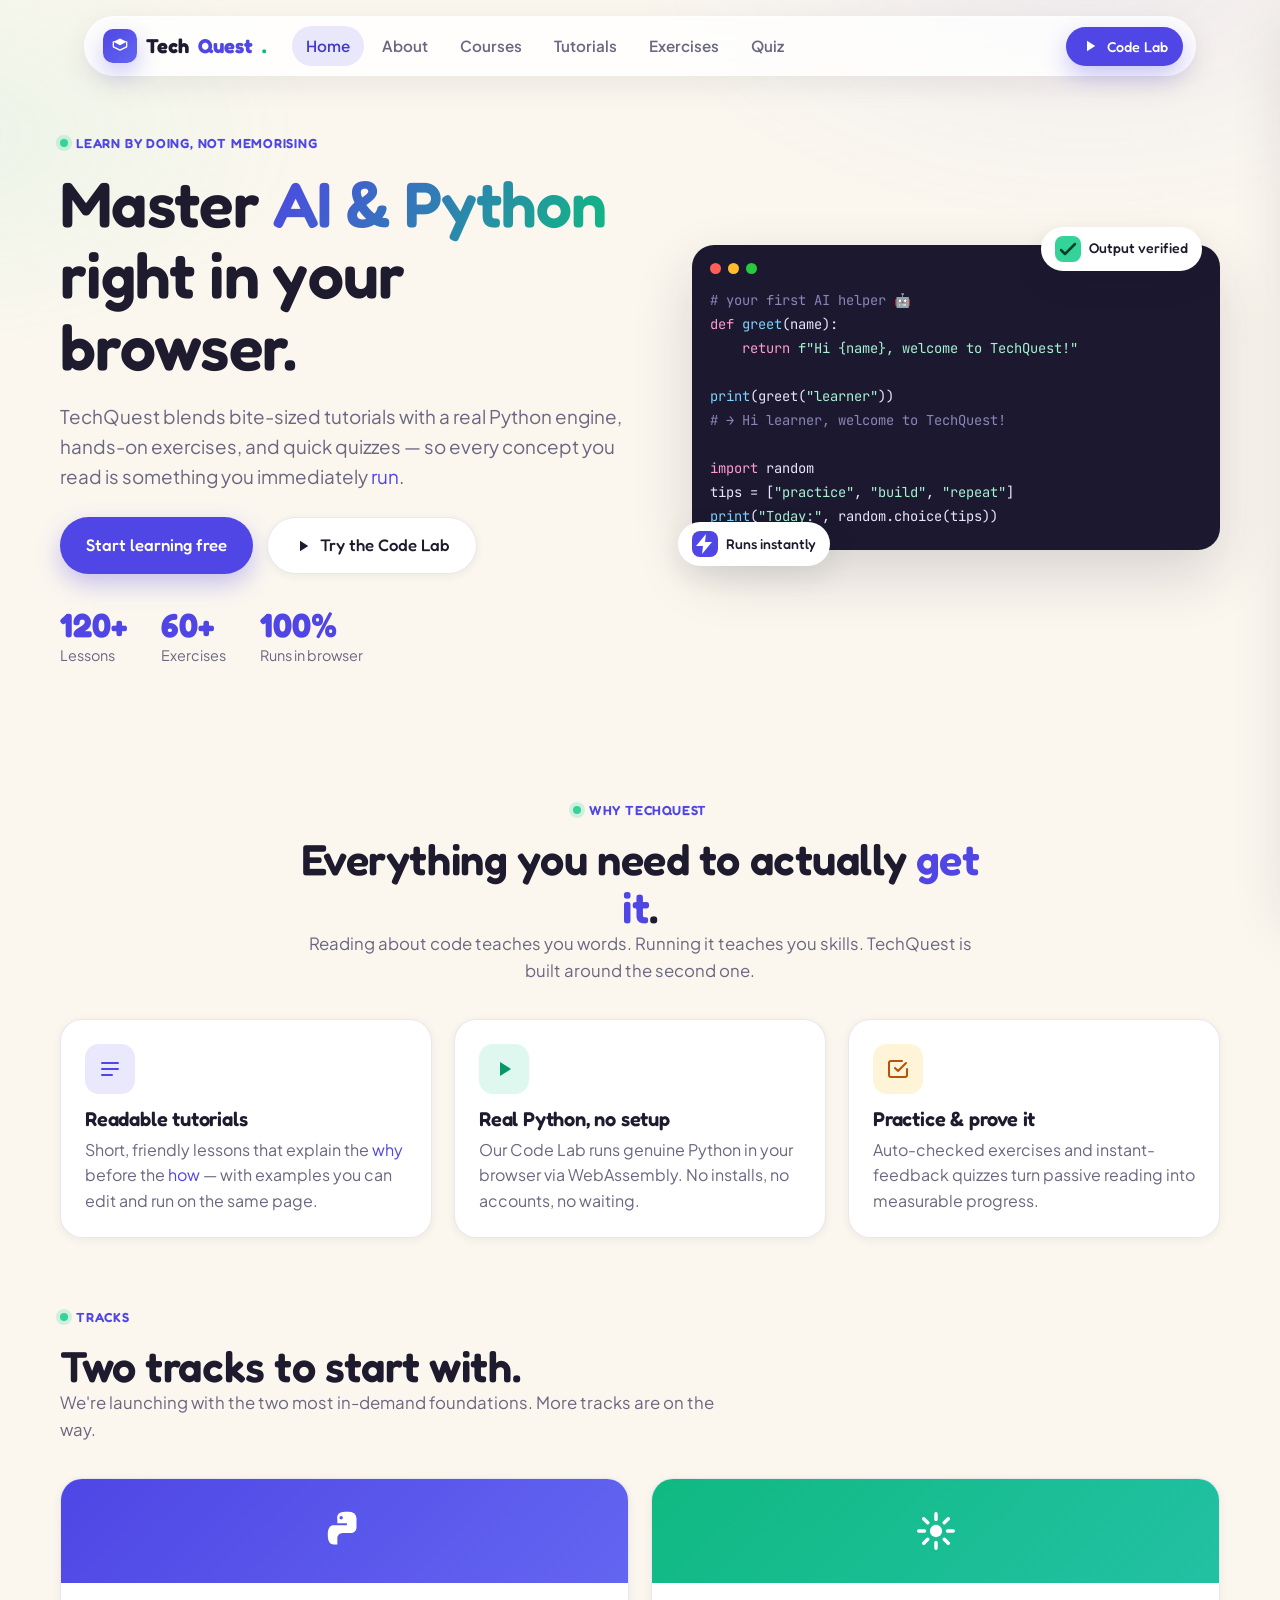
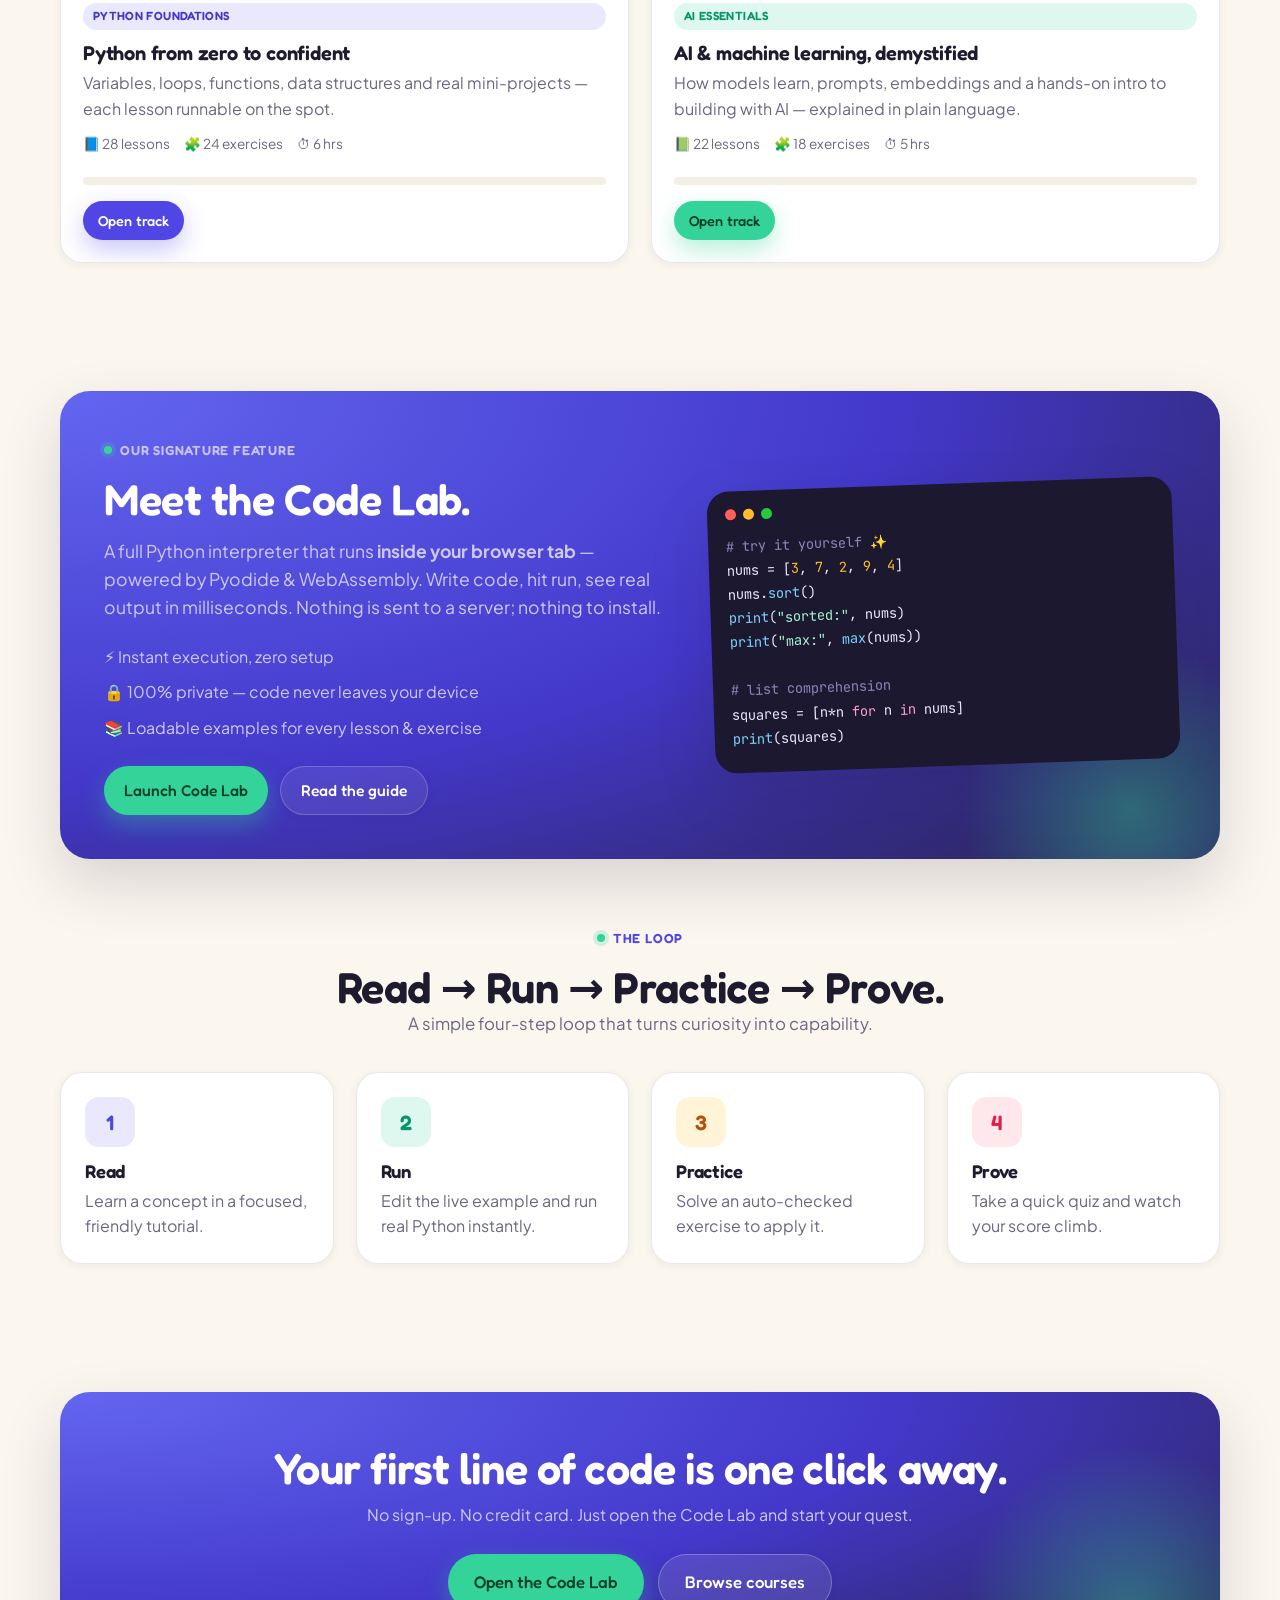
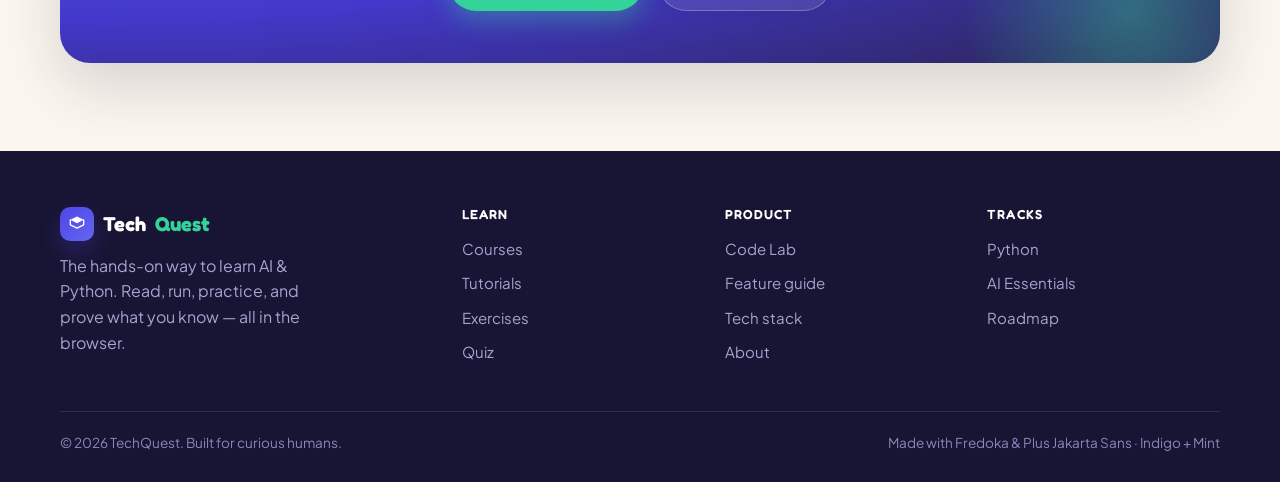
<file: index.html>
<!DOCTYPE html>
<html lang="en">
<head>
<meta charset="UTF-8" />
<meta name="viewport" content="width=device-width, initial-scale=1.0" />
<title>TechQuest — Learn AI &amp; Python by Doing</title>
<meta name="description" content="TechQuest is a modern, hands-on learning platform for AI and Python. Read tutorials, run real code in the browser, solve exercises, and test yourself with quizzes." />
<link rel="preconnect" href="https://fonts.googleapis.com">
<link rel="preconnect" href="https://fonts.gstatic.com" crossorigin>
<link href="https://fonts.googleapis.com/css2?family=Fredoka:wght@400;500;600;700&family=Plus+Jakarta+Sans:wght@400;500;600;700&family=JetBrains+Mono:wght@400;500&display=swap" rel="stylesheet">
<link rel="stylesheet" href="css/styles.css" />
</head>
<body>

<!-- ===== NAV ===== -->
<div class="nav-wrap">
  <nav class="nav">
    <a href="index.html" class="brand">
      <span class="logo"><svg viewBox="0 0 24 24" fill="none"><path d="M4 7l8-4 8 4-8 4-8-4z" fill="#fff"/><path d="M4 7v6l8 4 8-4V7" stroke="#fff" stroke-width="1.6" stroke-linecap="round" stroke-linejoin="round"/></svg></span>
      Tech<b>Quest</b><span class="spark">.</span>
    </a>
    <ul class="nav-links">
      <li><a href="index.html" data-nav="index.html">Home</a></li>
      <li><a href="about.html" data-nav="about.html">About</a></li>
      <li><a href="courses.html" data-nav="courses.html">Courses</a></li>
      <li><a href="tutorial.html" data-nav="tutorial.html">Tutorials</a></li>
      <li><a href="exercises.html" data-nav="exercises.html">Exercises</a></li>
      <li><a href="quiz.html" data-nav="quiz.html">Quiz</a></li>
    </ul>
    <div class="nav-cta">
      <a href="playground.html" class="btn btn-primary btn-sm menu-cta">
        <svg viewBox="0 0 24 24" fill="none"><path d="M8 5v14l11-7-11-7z" fill="currentColor"/></svg>Code Lab
      </a>
      <button class="hamburger" aria-label="Open menu"><span></span><span></span><span></span></button>
    </div>
  </nav>
</div>
<div class="overlay"></div>
<aside class="mobile-menu">
  <a href="index.html" data-nav="index.html">Home</a>
  <a href="about.html" data-nav="about.html">About</a>
  <a href="courses.html" data-nav="courses.html">Courses</a>
  <a href="tutorial.html" data-nav="tutorial.html">Tutorials</a>
  <a href="exercises.html" data-nav="exercises.html">Exercises</a>
  <a href="quiz.html" data-nav="quiz.html">Quiz</a>
  <a href="playground.html" class="btn btn-primary">Open Code Lab</a>
</aside>

<!-- ===== HERO ===== -->
<header class="hero">
  <div class="container hero-grid">
    <div class="reveal in">
      <span class="eyebrow"><span class="dot"></span> Learn by doing, not memorising</span>
      <h1>Master <span class="grad">AI &amp; Python</span> right in your browser.</h1>
      <p class="lead">TechQuest blends bite-sized tutorials with a real Python engine, hands-on exercises, and quick quizzes — so every concept you read is something you immediately <em>run</em>.</p>
      <div class="hero-actions">
        <a href="courses.html" class="btn btn-primary btn-lg">Start learning free</a>
        <a href="playground.html" class="btn btn-ghost btn-lg">
          <svg viewBox="0 0 24 24" fill="none"><path d="M8 5v14l11-7-11-7z" fill="currentColor"/></svg>Try the Code Lab
        </a>
      </div>
      <div class="hero-stats">
        <div class="stat"><b data-count="120" data-suffix="+">0</b><span>Lessons</span></div>
        <div class="stat"><b data-count="60" data-suffix="+">0</b><span>Exercises</span></div>
        <div class="stat"><b data-count="100" data-suffix="%">0</b><span>Runs in browser</span></div>
      </div>
    </div>

    <div class="hero-visual reveal in d1">
      <div class="float-card">
        <div class="dots"><i></i><i></i><i></i></div>
<pre class="code-line"><span class="com"># your first AI helper 🤖</span>
<span class="kw">def</span> <span class="fn">greet</span>(name):
    <span class="kw">return</span> <span class="str">f"Hi {name}, welcome to TechQuest!"</span>

<span class="fn">print</span>(greet(<span class="str">"learner"</span>))
<span class="com"># → Hi learner, welcome to TechQuest!</span>

<span class="kw">import</span> random
tips = [<span class="str">"practice"</span>, <span class="str">"build"</span>, <span class="str">"repeat"</span>]
<span class="fn">print</span>(<span class="str">"Today:"</span>, random.choice(tips))</pre>
      </div>
      <div class="badge-float b1"><span class="ico" style="background:var(--mint-400)"><svg viewBox="0 0 24 24" fill="none" width="18" height="18"><path d="M5 13l4 4L19 7" stroke="#053d2b" stroke-width="2.5" stroke-linecap="round" stroke-linejoin="round"/></svg></span>Output verified</div>
      <div class="badge-float b2"><span class="ico" style="background:var(--indigo-600)"><svg viewBox="0 0 24 24" fill="none" width="18" height="18"><path d="M13 2L3 14h7l-1 8 10-12h-7l1-8z" fill="#fff"/></svg></span>Runs instantly</div>
    </div>
  </div>
</header>

<!-- ===== WHY ===== -->
<section>
  <div class="container">
    <div class="section-head center reveal">
      <span class="eyebrow"><span class="dot"></span> Why TechQuest</span>
      <h2>Everything you need to actually <em>get it</em>.</h2>
      <p>Reading about code teaches you words. Running it teaches you skills. TechQuest is built around the second one.</p>
    </div>
    <div class="grid grid-3">
      <div class="card reveal">
        <div class="ico ico-indigo"><svg viewBox="0 0 24 24" fill="none"><path d="M4 6h16M4 12h16M4 18h10" stroke="currentColor" stroke-width="2" stroke-linecap="round"/></svg></div>
        <h3>Readable tutorials</h3>
        <p>Short, friendly lessons that explain the <em>why</em> before the <em>how</em> — with examples you can edit and run on the same page.</p>
      </div>
      <div class="card reveal d1">
        <div class="ico ico-mint"><svg viewBox="0 0 24 24" fill="none"><path d="M8 5v14l11-7-11-7z" fill="currentColor"/></svg></div>
        <h3>Real Python, no setup</h3>
        <p>Our Code Lab runs genuine Python in your browser via WebAssembly. No installs, no accounts, no waiting.</p>
      </div>
      <div class="card reveal d2">
        <div class="ico ico-sun"><svg viewBox="0 0 24 24" fill="none"><path d="M9 11l3 3 8-8M21 12v6a2 2 0 01-2 2H5a2 2 0 01-2-2V6a2 2 0 012-2h11" stroke="currentColor" stroke-width="2" stroke-linecap="round" stroke-linejoin="round"/></svg></div>
        <h3>Practice &amp; prove it</h3>
        <p>Auto-checked exercises and instant-feedback quizzes turn passive reading into measurable progress.</p>
      </div>
    </div>
  </div>
</section>

<!-- ===== COURSES PREVIEW ===== -->
<section style="padding-top:0">
  <div class="container">
    <div class="section-head reveal">
      <span class="eyebrow"><span class="dot"></span> Tracks</span>
      <h2>Two tracks to start with.</h2>
      <p>We're launching with the two most in-demand foundations. More tracks are on the way.</p>
    </div>
    <div class="grid grid-2">
      <article class="card course-card reveal">
        <div class="top"><div class="cover cover-python"><svg viewBox="0 0 24 24" fill="none"><path d="M12 2C7 2 8 6 8 6v2h5v1H6s-3-.5-3 5 3 5 3 5h2v-3s-.2-3 3-3h4s3 .1 3-3V6s.4-4-4-4zm-2 2.2a.9.9 0 110 1.8.9.9 0 010-1.8z" fill="currentColor"/></svg></div></div>
        <div class="body">
          <span class="tag tag-py">Python Foundations</span>
          <h3 style="margin-top:12px">Python from zero to confident</h3>
          <p>Variables, loops, functions, data structures and real mini-projects — each lesson runnable on the spot.</p>
          <div class="course-meta"><span>📘 28 lessons</span><span>🧩 24 exercises</span><span>⏱ 6 hrs</span></div>
          <div class="progress"><i style="width:0%"></i></div>
          <a href="tutorial.html" class="btn btn-primary btn-sm">Open track</a>
        </div>
      </article>
      <article class="card course-card reveal d1">
        <div class="top"><div class="cover cover-ai"><svg viewBox="0 0 24 24" fill="none"><circle cx="12" cy="12" r="3.2" fill="currentColor"/><path d="M12 3v3M12 18v3M3 12h3M18 12h3M5.6 5.6l2.1 2.1M16.3 16.3l2.1 2.1M18.4 5.6l-2.1 2.1M7.7 16.3l-2.1 2.1" stroke="currentColor" stroke-width="1.8" stroke-linecap="round"/></svg></div></div>
        <div class="body">
          <span class="tag tag-ai">AI Essentials</span>
          <h3 style="margin-top:12px">AI &amp; machine learning, demystified</h3>
          <p>How models learn, prompts, embeddings and a hands-on intro to building with AI — explained in plain language.</p>
          <div class="course-meta"><span>📗 22 lessons</span><span>🧩 18 exercises</span><span>⏱ 5 hrs</span></div>
          <div class="progress"><i style="width:0%"></i></div>
          <a href="courses.html" class="btn btn-mint btn-sm">Open track</a>
        </div>
      </article>
    </div>
  </div>
</section>

<!-- ===== CODE LAB SPOTLIGHT ===== -->
<section>
  <div class="container">
    <div class="spotlight reveal">
      <div class="spotlight-grid">
        <div>
          <span class="eyebrow"><span class="dot"></span> Our signature feature</span>
          <h2>Meet the Code Lab.</h2>
          <p style="font-size:1.1rem;margin:14px 0 22px">A full Python interpreter that runs <strong>inside your browser tab</strong> — powered by Pyodide &amp; WebAssembly. Write code, hit run, see real output in milliseconds. Nothing is sent to a server; nothing to install.</p>
          <ul class="bullets" style="list-style:none;margin:0 0 26px;color:#cfc9f0">
            <li style="margin-bottom:10px">⚡ Instant execution, zero setup</li>
            <li style="margin-bottom:10px">🔒 100% private — code never leaves your device</li>
            <li style="margin-bottom:10px">📚 Loadable examples for every lesson &amp; exercise</li>
          </ul>
          <div style="display:flex;gap:12px;flex-wrap:wrap">
            <a href="playground.html" class="btn btn-mint">Launch Code Lab</a>
            <a href="docs/CODELAB_FEATURE_GUIDE.md" class="btn btn-ghost" style="background:rgba(255,255,255,.08);color:#fff;border-color:rgba(255,255,255,.2)">Read the guide</a>
          </div>
        </div>
        <div class="float-card" style="transform:rotate(-2deg)">
          <div class="dots"><i></i><i></i><i></i></div>
<pre class="code-line"><span class="com"># try it yourself ✨</span>
nums = [<span class="num">3</span>, <span class="num">7</span>, <span class="num">2</span>, <span class="num">9</span>, <span class="num">4</span>]
nums.<span class="fn">sort</span>()
<span class="fn">print</span>(<span class="str">"sorted:"</span>, nums)
<span class="fn">print</span>(<span class="str">"max:"</span>, <span class="fn">max</span>(nums))

<span class="com"># list comprehension</span>
squares = [n*n <span class="kw">for</span> n <span class="kw">in</span> nums]
<span class="fn">print</span>(squares)</pre>
        </div>
      </div>
    </div>
  </div>
</section>

<!-- ===== HOW IT WORKS ===== -->
<section style="padding-top:0">
  <div class="container">
    <div class="section-head center reveal">
      <span class="eyebrow"><span class="dot"></span> The loop</span>
      <h2>Read → Run → Practice → Prove.</h2>
      <p>A simple four-step loop that turns curiosity into capability.</p>
    </div>
    <div class="grid grid-4">
      <div class="card reveal"><div class="ico ico-indigo">1</div><h3 style="font-size:1.15rem">Read</h3><p>Learn a concept in a focused, friendly tutorial.</p></div>
      <div class="card reveal d1"><div class="ico ico-mint">2</div><h3 style="font-size:1.15rem">Run</h3><p>Edit the live example and run real Python instantly.</p></div>
      <div class="card reveal d2"><div class="ico ico-sun">3</div><h3 style="font-size:1.15rem">Practice</h3><p>Solve an auto-checked exercise to apply it.</p></div>
      <div class="card reveal d3"><div class="ico ico-coral">4</div><h3 style="font-size:1.15rem">Prove</h3><p>Take a quick quiz and watch your score climb.</p></div>
    </div>
  </div>
</section>

<!-- ===== CTA ===== -->
<section>
  <div class="container">
    <div class="cta-band reveal">
      <h2>Your first line of code is one click away.</h2>
      <p>No sign-up. No credit card. Just open the Code Lab and start your quest.</p>
      <div class="hero-actions">
        <a href="playground.html" class="btn btn-mint btn-lg">Open the Code Lab</a>
        <a href="courses.html" class="btn btn-ghost btn-lg" style="background:rgba(255,255,255,.1);color:#fff;border-color:rgba(255,255,255,.25)">Browse courses</a>
      </div>
    </div>
  </div>
</section>

<!-- ===== FOOTER ===== -->
<footer class="footer">
  <div class="container">
    <div class="footer-grid">
      <div>
        <div class="brand"><span class="logo"><svg viewBox="0 0 24 24" fill="none"><path d="M4 7l8-4 8 4-8 4-8-4z" fill="#fff"/><path d="M4 7v6l8 4 8-4V7" stroke="#fff" stroke-width="1.6" stroke-linecap="round" stroke-linejoin="round"/></svg></span>Tech<b style="color:var(--mint-400)">Quest</b></div>
        <p>The hands-on way to learn AI &amp; Python. Read, run, practice, and prove what you know — all in the browser.</p>
      </div>
      <div><h5>Learn</h5><ul><li><a href="courses.html">Courses</a></li><li><a href="tutorial.html">Tutorials</a></li><li><a href="exercises.html">Exercises</a></li><li><a href="quiz.html">Quiz</a></li></ul></div>
      <div><h5>Product</h5><ul><li><a href="playground.html">Code Lab</a></li><li><a href="docs/CODELAB_FEATURE_GUIDE.md">Feature guide</a></li><li><a href="docs/TECH_STACK.md">Tech stack</a></li><li><a href="about.html">About</a></li></ul></div>
      <div><h5>Tracks</h5><ul><li><a href="courses.html">Python</a></li><li><a href="courses.html">AI Essentials</a></li><li><a href="about.html">Roadmap</a></li></ul></div>
    </div>
    <div class="footer-bottom">
      <span>© 2026 TechQuest. Built for curious humans.</span>
      <span>Made with Fredoka &amp; Plus Jakarta Sans · Indigo + Mint</span>
    </div>
  </div>
</footer>

<script src="js/main.js"></script>
</body>
</html>
</file>
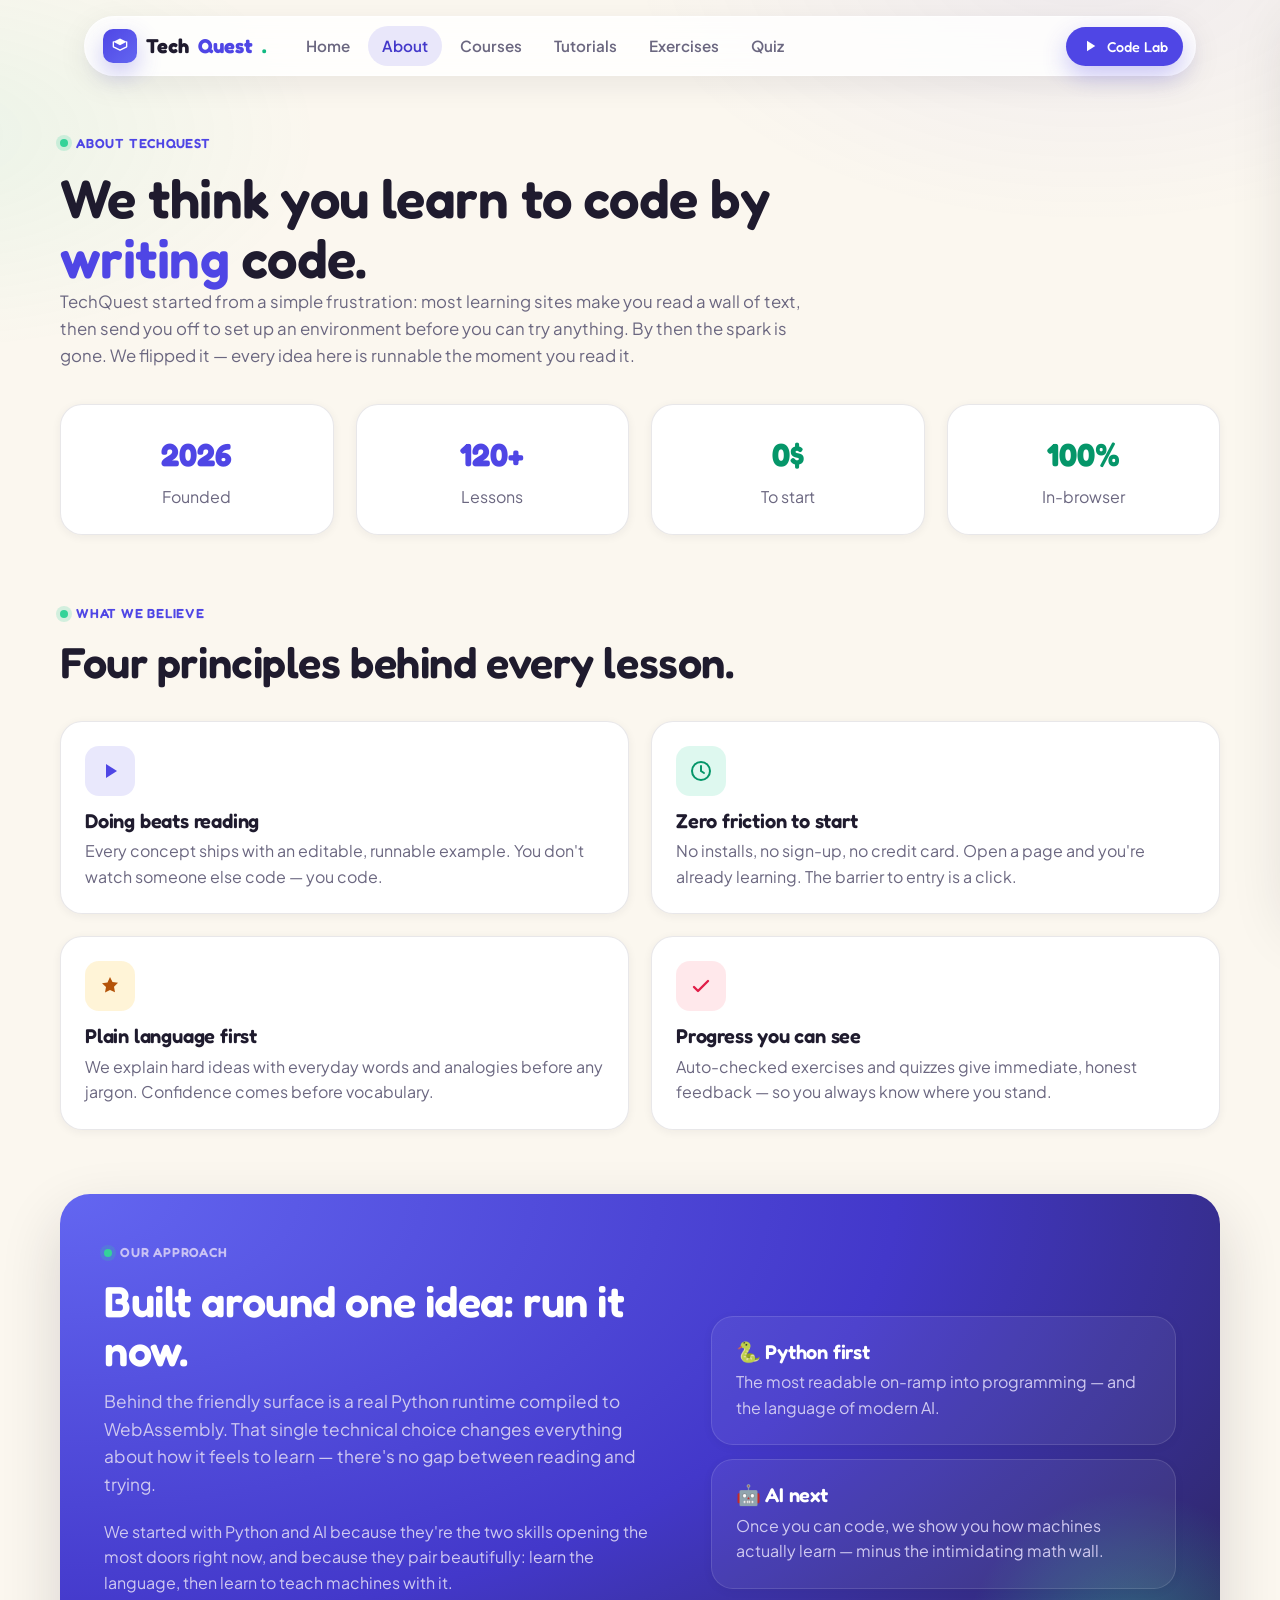
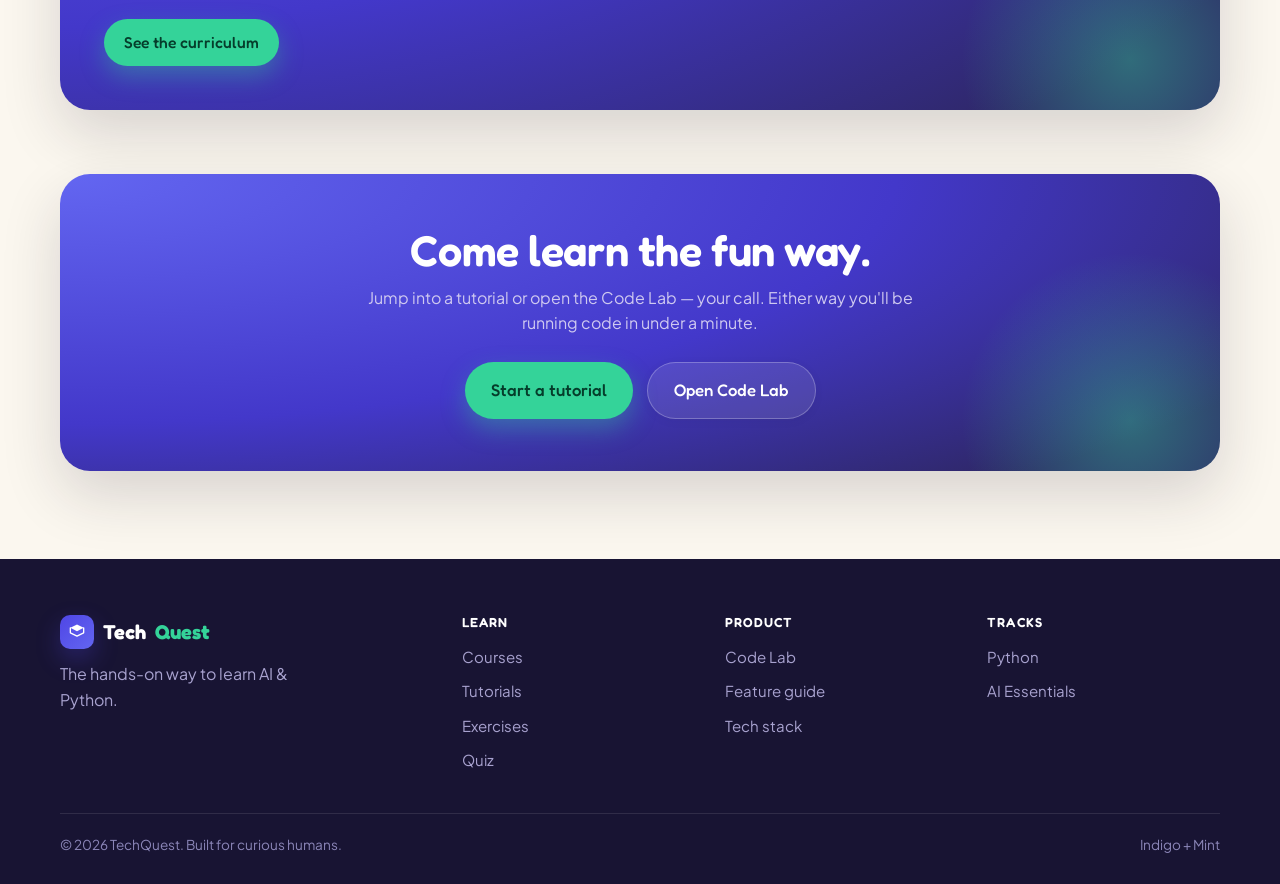
<file: about.html>
<!DOCTYPE html>
<html lang="en">
<head>
<meta charset="UTF-8" />
<meta name="viewport" content="width=device-width, initial-scale=1.0" />
<title>About — TechQuest</title>
<meta name="description" content="Why TechQuest exists: a hands-on, browser-first way to learn AI and Python." />
<link rel="preconnect" href="https://fonts.googleapis.com"><link rel="preconnect" href="https://fonts.gstatic.com" crossorigin>
<link href="https://fonts.googleapis.com/css2?family=Fredoka:wght@400;500;600;700&family=Plus+Jakarta+Sans:wght@400;500;600;700&family=JetBrains+Mono:wght@400;500&display=swap" rel="stylesheet">
<link rel="stylesheet" href="css/styles.css" />
</head>
<body>

<div class="nav-wrap"><nav class="nav">
  <a href="index.html" class="brand"><span class="logo"><svg viewBox="0 0 24 24" fill="none"><path d="M4 7l8-4 8 4-8 4-8-4z" fill="#fff"/><path d="M4 7v6l8 4 8-4V7" stroke="#fff" stroke-width="1.6" stroke-linecap="round" stroke-linejoin="round"/></svg></span>Tech<b>Quest</b><span class="spark">.</span></a>
  <ul class="nav-links">
    <li><a href="index.html" data-nav="index.html">Home</a></li>
    <li><a href="about.html" data-nav="about.html">About</a></li>
    <li><a href="courses.html" data-nav="courses.html">Courses</a></li>
    <li><a href="tutorial.html" data-nav="tutorial.html">Tutorials</a></li>
    <li><a href="exercises.html" data-nav="exercises.html">Exercises</a></li>
    <li><a href="quiz.html" data-nav="quiz.html">Quiz</a></li>
  </ul>
  <div class="nav-cta">
    <a href="playground.html" class="btn btn-primary btn-sm menu-cta"><svg viewBox="0 0 24 24" fill="none"><path d="M8 5v14l11-7-11-7z" fill="currentColor"/></svg>Code Lab</a>
    <button class="hamburger" aria-label="Open menu"><span></span><span></span><span></span></button>
  </div>
</nav></div>
<div class="overlay"></div>
<aside class="mobile-menu">
  <a href="index.html" data-nav="index.html">Home</a><a href="about.html" data-nav="about.html">About</a>
  <a href="courses.html" data-nav="courses.html">Courses</a><a href="tutorial.html" data-nav="tutorial.html">Tutorials</a>
  <a href="exercises.html" data-nav="exercises.html">Exercises</a><a href="quiz.html" data-nav="quiz.html">Quiz</a>
  <a href="playground.html" class="btn btn-primary">Open Code Lab</a>
</aside>

<main class="page">
  <!-- Intro -->
  <section style="padding-top:24px">
    <div class="container">
      <div class="section-head reveal in" style="max-width:760px">
        <span class="eyebrow"><span class="dot"></span> About TechQuest</span>
        <h2 style="font-size:clamp(2.2rem,5vw,3.4rem)">We think you learn to code by <em>writing</em> code.</h2>
        <p class="lead">TechQuest started from a simple frustration: most learning sites make you read a wall of text, then send you off to set up an environment before you can try anything. By then the spark is gone. We flipped it — every idea here is runnable the moment you read it.</p>
      </div>
      <div class="grid grid-4 reveal">
        <div class="card" style="text-align:center"><b data-count="2026" style="font-family:var(--font-display);font-size:2rem;color:var(--indigo-600)">0</b><p style="margin-top:4px">Founded</p></div>
        <div class="card" style="text-align:center"><b data-count="120" data-suffix="+" style="font-family:var(--font-display);font-size:2rem;color:var(--indigo-600)">0</b><p style="margin-top:4px">Lessons</p></div>
        <div class="card" style="text-align:center"><b data-count="0" data-suffix="$" style="font-family:var(--font-display);font-size:2rem;color:var(--mint-600)">0</b><p style="margin-top:4px">To start</p></div>
        <div class="card" style="text-align:center"><b data-count="100" data-suffix="%" style="font-family:var(--font-display);font-size:2rem;color:var(--mint-600)">0</b><p style="margin-top:4px">In-browser</p></div>
      </div>
    </div>
  </section>

  <!-- Mission / values -->
  <section style="padding-top:0">
    <div class="container">
      <div class="section-head reveal"><span class="eyebrow"><span class="dot"></span> What we believe</span><h2>Four principles behind every lesson.</h2></div>
      <div class="grid grid-2">
        <div class="card reveal"><div class="ico ico-indigo"><svg viewBox="0 0 24 24" fill="none"><path d="M8 5v14l11-7-11-7z" fill="currentColor"/></svg></div><h3>Doing beats reading</h3><p>Every concept ships with an editable, runnable example. You don't watch someone else code — you code.</p></div>
        <div class="card reveal d1"><div class="ico ico-mint"><svg viewBox="0 0 24 24" fill="none"><path d="M3 12a9 9 0 1018 0 9 9 0 00-18 0z" stroke="currentColor" stroke-width="2"/><path d="M12 7v5l3 2" stroke="currentColor" stroke-width="2" stroke-linecap="round"/></svg></div><h3>Zero friction to start</h3><p>No installs, no sign-up, no credit card. Open a page and you're already learning. The barrier to entry is a click.</p></div>
        <div class="card reveal d2"><div class="ico ico-sun"><svg viewBox="0 0 24 24" fill="none"><path d="M12 3l2.5 5 5.5.8-4 3.9 1 5.5L12 16l-5 2.6 1-5.5-4-3.9 5.5-.8L12 3z" fill="currentColor"/></svg></div><h3>Plain language first</h3><p>We explain hard ideas with everyday words and analogies before any jargon. Confidence comes before vocabulary.</p></div>
        <div class="card reveal d3"><div class="ico ico-coral"><svg viewBox="0 0 24 24" fill="none"><path d="M5 13l4 4L19 7" stroke="currentColor" stroke-width="2.4" stroke-linecap="round" stroke-linejoin="round"/></svg></div><h3>Progress you can see</h3><p>Auto-checked exercises and quizzes give immediate, honest feedback — so you always know where you stand.</p></div>
      </div>
    </div>
  </section>

  <!-- Story / approach -->
  <section style="padding-top:0">
    <div class="container">
      <div class="spotlight reveal">
        <div class="spotlight-grid">
          <div>
            <span class="eyebrow"><span class="dot"></span> Our approach</span>
            <h2>Built around one idea: run it now.</h2>
            <p style="font-size:1.08rem;margin:14px 0 20px">Behind the friendly surface is a real Python runtime compiled to WebAssembly. That single technical choice changes everything about how it feels to learn — there's no gap between reading and trying.</p>
            <p style="margin-bottom:24px">We started with Python and AI because they're the two skills opening the most doors right now, and because they pair beautifully: learn the language, then learn to teach machines with it.</p>
            <a href="courses.html" class="btn btn-mint">See the curriculum</a>
          </div>
          <div>
            <div class="card" style="background:rgba(255,255,255,.06);border-color:rgba(255,255,255,.12);color:#fff;margin-bottom:14px"><h3 style="color:#fff">🐍 Python first</h3><p style="color:#cfc9f0">The most readable on-ramp into programming — and the language of modern AI.</p></div>
            <div class="card" style="background:rgba(255,255,255,.06);border-color:rgba(255,255,255,.12);color:#fff"><h3 style="color:#fff">🤖 AI next</h3><p style="color:#cfc9f0">Once you can code, we show you how machines actually learn — minus the intimidating math wall.</p></div>
          </div>
        </div>
      </div>
    </div>
  </section>

  <!-- CTA -->
  <section style="padding-top:0">
    <div class="container">
      <div class="cta-band reveal">
        <h2>Come learn the fun way.</h2>
        <p>Jump into a tutorial or open the Code Lab — your call. Either way you'll be running code in under a minute.</p>
        <div class="hero-actions"><a href="tutorial.html" class="btn btn-mint btn-lg">Start a tutorial</a><a href="playground.html" class="btn btn-ghost btn-lg" style="background:rgba(255,255,255,.1);color:#fff;border-color:rgba(255,255,255,.25)">Open Code Lab</a></div>
      </div>
    </div>
  </section>
</main>

<footer class="footer"><div class="container">
  <div class="footer-grid">
    <div><div class="brand"><span class="logo"><svg viewBox="0 0 24 24" fill="none"><path d="M4 7l8-4 8 4-8 4-8-4z" fill="#fff"/><path d="M4 7v6l8 4 8-4V7" stroke="#fff" stroke-width="1.6" stroke-linecap="round" stroke-linejoin="round"/></svg></span>Tech<b style="color:var(--mint-400)">Quest</b></div><p>The hands-on way to learn AI &amp; Python.</p></div>
    <div><h5>Learn</h5><ul><li><a href="courses.html">Courses</a></li><li><a href="tutorial.html">Tutorials</a></li><li><a href="exercises.html">Exercises</a></li><li><a href="quiz.html">Quiz</a></li></ul></div>
    <div><h5>Product</h5><ul><li><a href="playground.html">Code Lab</a></li><li><a href="docs/CODELAB_FEATURE_GUIDE.md">Feature guide</a></li><li><a href="docs/TECH_STACK.md">Tech stack</a></li></ul></div>
    <div><h5>Tracks</h5><ul><li><a href="courses.html">Python</a></li><li><a href="courses.html">AI Essentials</a></li></ul></div>
  </div>
  <div class="footer-bottom"><span>© 2026 TechQuest. Built for curious humans.</span><span>Indigo + Mint</span></div>
</div></footer>

<script src="js/main.js"></script>
</body>
</html>
</file>
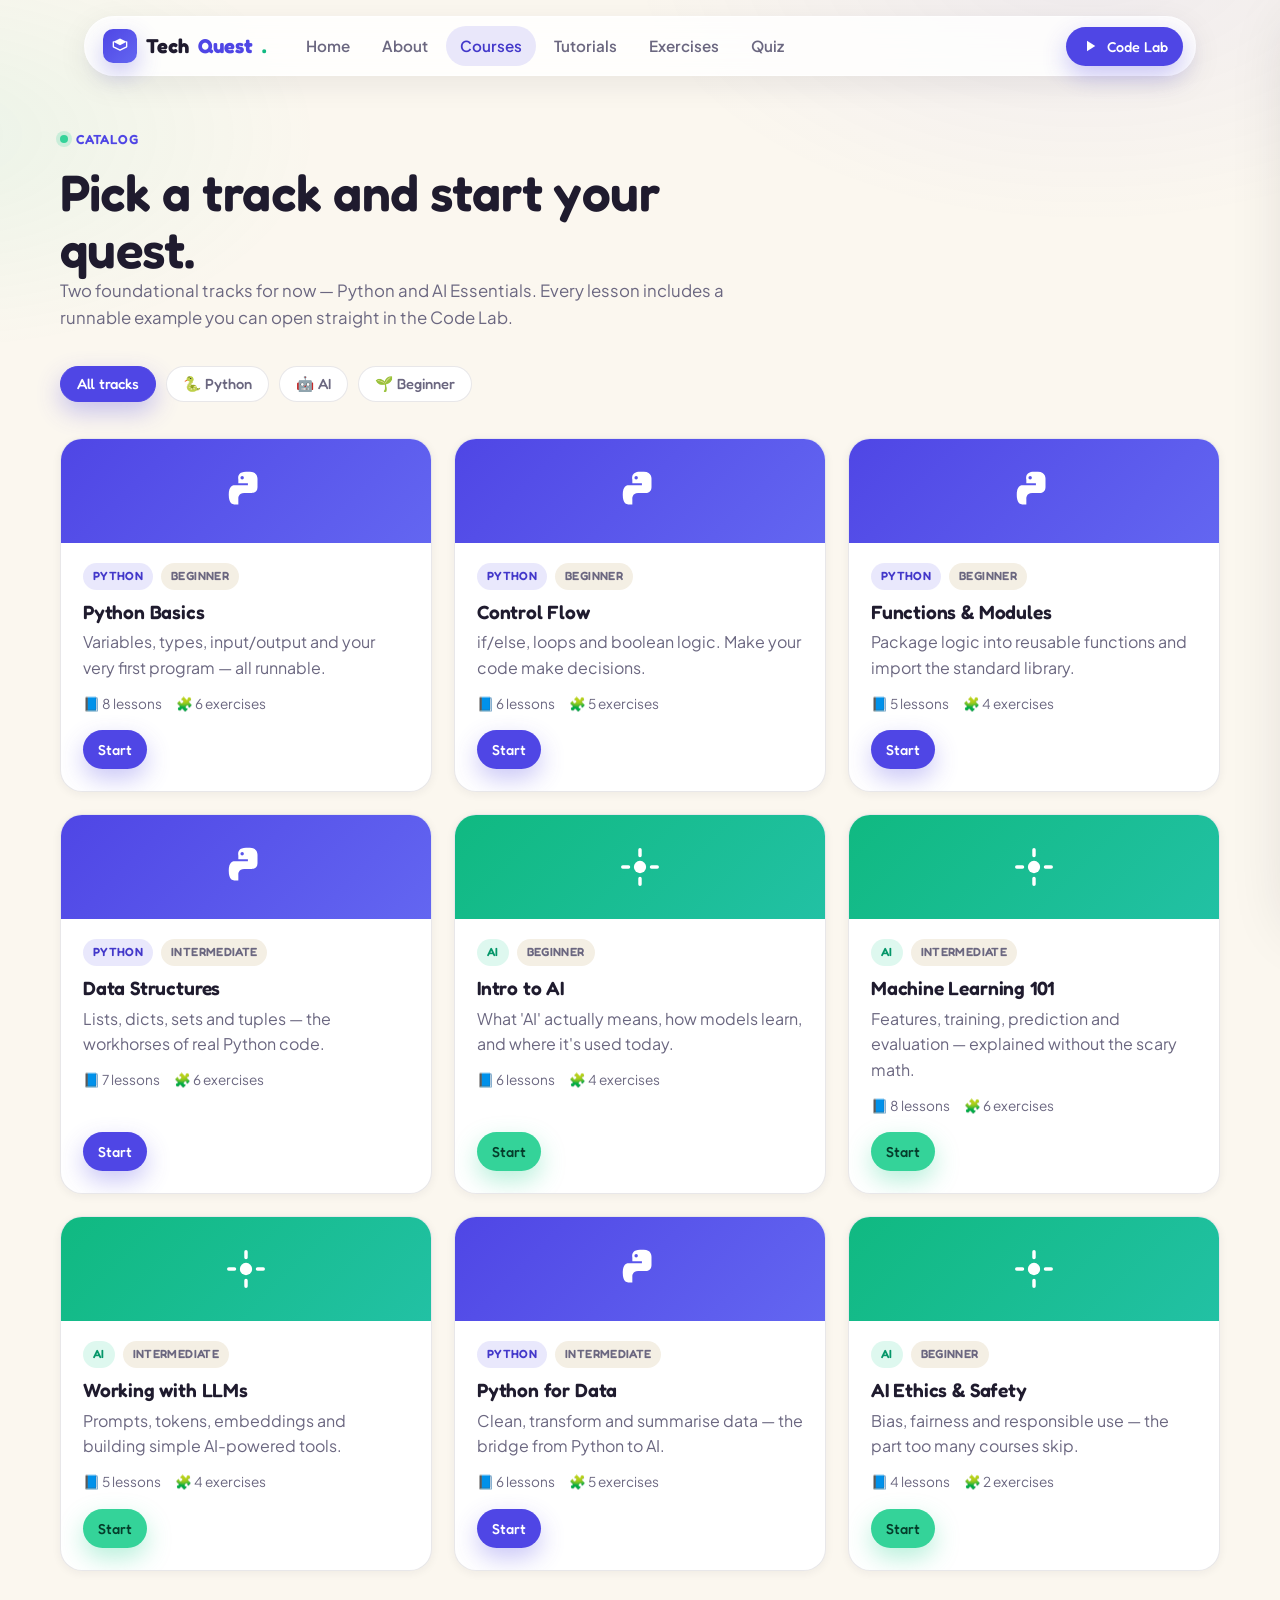
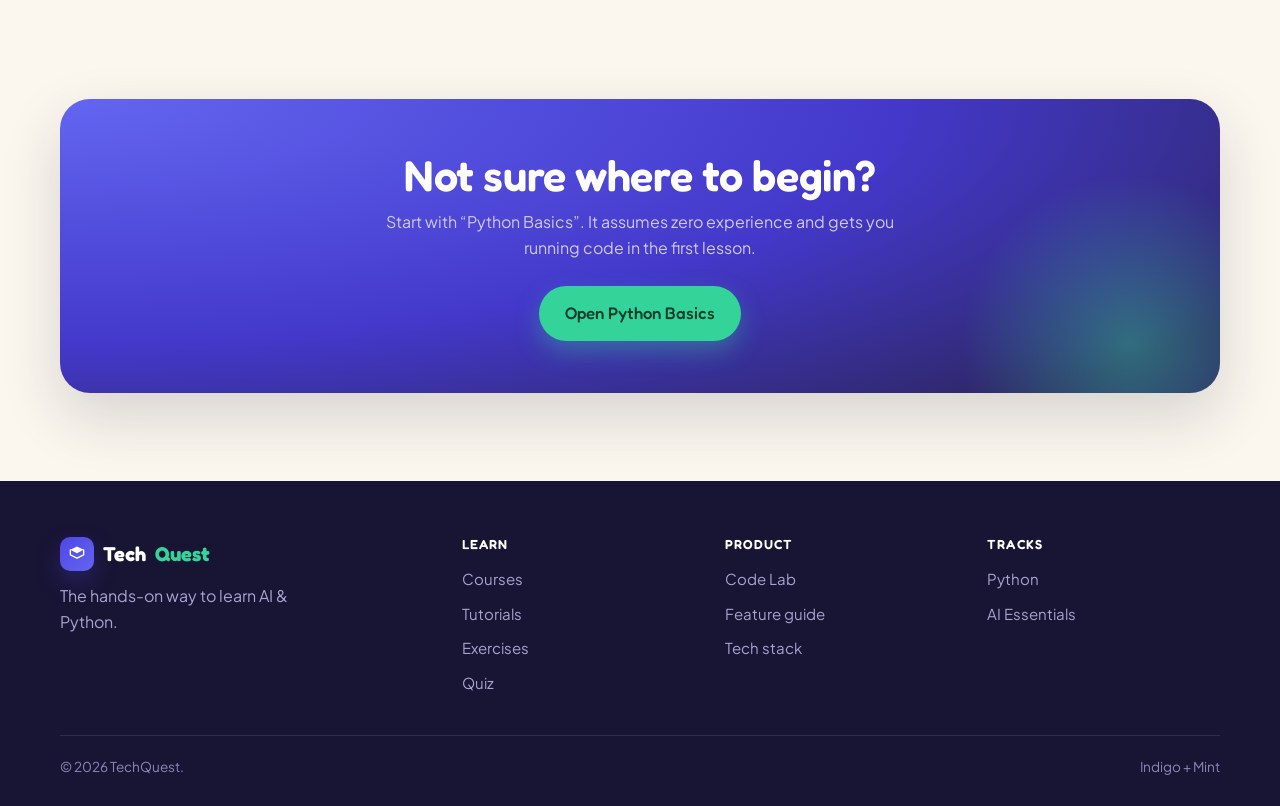
<file: courses.html>
<!DOCTYPE html>
<html lang="en">
<head>
<meta charset="UTF-8" />
<meta name="viewport" content="width=device-width, initial-scale=1.0" />
<title>Courses &amp; Tutorials — TechQuest</title>
<meta name="description" content="Browse TechQuest's Python and AI tracks. Filterable tutorials, each with runnable code." />
<link rel="preconnect" href="https://fonts.googleapis.com"><link rel="preconnect" href="https://fonts.gstatic.com" crossorigin>
<link href="https://fonts.googleapis.com/css2?family=Fredoka:wght@400;500;600;700&family=Plus+Jakarta+Sans:wght@400;500;600;700&family=JetBrains+Mono:wght@400;500&display=swap" rel="stylesheet">
<link rel="stylesheet" href="css/styles.css" />
</head>
<body>

<div class="nav-wrap"><nav class="nav">
  <a href="index.html" class="brand"><span class="logo"><svg viewBox="0 0 24 24" fill="none"><path d="M4 7l8-4 8 4-8 4-8-4z" fill="#fff"/><path d="M4 7v6l8 4 8-4V7" stroke="#fff" stroke-width="1.6" stroke-linecap="round" stroke-linejoin="round"/></svg></span>Tech<b>Quest</b><span class="spark">.</span></a>
  <ul class="nav-links">
    <li><a href="index.html" data-nav="index.html">Home</a></li><li><a href="about.html" data-nav="about.html">About</a></li>
    <li><a href="courses.html" data-nav="courses.html">Courses</a></li><li><a href="tutorial.html" data-nav="tutorial.html">Tutorials</a></li>
    <li><a href="exercises.html" data-nav="exercises.html">Exercises</a></li><li><a href="quiz.html" data-nav="quiz.html">Quiz</a></li>
  </ul>
  <div class="nav-cta"><a href="playground.html" class="btn btn-primary btn-sm menu-cta"><svg viewBox="0 0 24 24" fill="none"><path d="M8 5v14l11-7-11-7z" fill="currentColor"/></svg>Code Lab</a><button class="hamburger" aria-label="Open menu"><span></span><span></span><span></span></button></div>
</nav></div>
<div class="overlay"></div>
<aside class="mobile-menu">
  <a href="index.html" data-nav="index.html">Home</a><a href="about.html" data-nav="about.html">About</a>
  <a href="courses.html" data-nav="courses.html">Courses</a><a href="tutorial.html" data-nav="tutorial.html">Tutorials</a>
  <a href="exercises.html" data-nav="exercises.html">Exercises</a><a href="quiz.html" data-nav="quiz.html">Quiz</a>
  <a href="playground.html" class="btn btn-primary">Open Code Lab</a>
</aside>

<main class="page">
  <section style="padding-top:20px;padding-bottom:36px">
    <div class="container">
      <div class="section-head reveal in" style="max-width:720px">
        <span class="eyebrow"><span class="dot"></span> Catalog</span>
        <h2 style="font-size:clamp(2.2rem,5vw,3.2rem)">Pick a track and start your quest.</h2>
        <p class="lead">Two foundational tracks for now — Python and AI Essentials. Every lesson includes a runnable example you can open straight in the Code Lab.</p>
      </div>
      <div class="chips reveal" id="filters">
        <button class="chip active" data-filter="all">All tracks</button>
        <button class="chip" data-filter="python">🐍 Python</button>
        <button class="chip" data-filter="ai">🤖 AI</button>
        <button class="chip" data-filter="beginner">🌱 Beginner</button>
      </div>
    </div>
  </section>

  <section style="padding-top:0">
    <div class="container">
      <div class="grid grid-3" id="courseGrid"><!-- cards injected --></div>
    </div>
  </section>

  <section>
    <div class="container">
      <div class="cta-band reveal">
        <h2>Not sure where to begin?</h2>
        <p>Start with “Python Basics”. It assumes zero experience and gets you running code in the first lesson.</p>
        <div class="hero-actions"><a href="tutorial.html" class="btn btn-mint btn-lg">Open Python Basics</a></div>
      </div>
    </div>
  </section>
</main>

<footer class="footer"><div class="container">
  <div class="footer-grid">
    <div><div class="brand"><span class="logo"><svg viewBox="0 0 24 24" fill="none"><path d="M4 7l8-4 8 4-8 4-8-4z" fill="#fff"/><path d="M4 7v6l8 4 8-4V7" stroke="#fff" stroke-width="1.6" stroke-linecap="round" stroke-linejoin="round"/></svg></span>Tech<b style="color:var(--mint-400)">Quest</b></div><p>The hands-on way to learn AI &amp; Python.</p></div>
    <div><h5>Learn</h5><ul><li><a href="courses.html">Courses</a></li><li><a href="tutorial.html">Tutorials</a></li><li><a href="exercises.html">Exercises</a></li><li><a href="quiz.html">Quiz</a></li></ul></div>
    <div><h5>Product</h5><ul><li><a href="playground.html">Code Lab</a></li><li><a href="docs/CODELAB_FEATURE_GUIDE.md">Feature guide</a></li><li><a href="docs/TECH_STACK.md">Tech stack</a></li></ul></div>
    <div><h5>Tracks</h5><ul><li><a href="courses.html">Python</a></li><li><a href="courses.html">AI Essentials</a></li></ul></div>
  </div>
  <div class="footer-bottom"><span>© 2026 TechQuest.</span><span>Indigo + Mint</span></div>
</div></footer>

<script src="js/main.js"></script>
<script>
const COURSES = [
  {t:"Python Basics", track:"python", level:"beginner", tag:"Python", icon:"py", lessons:8, ex:6, desc:"Variables, types, input/output and your very first program — all runnable.", href:"tutorial.html"},
  {t:"Control Flow", track:"python", level:"beginner", tag:"Python", icon:"py", lessons:6, ex:5, desc:"if/else, loops and boolean logic. Make your code make decisions.", href:"tutorial.html"},
  {t:"Functions & Modules", track:"python", level:"beginner", tag:"Python", icon:"py", lessons:5, ex:4, desc:"Package logic into reusable functions and import the standard library.", href:"tutorial.html"},
  {t:"Data Structures", track:"python", level:"intermediate", tag:"Python", icon:"py", lessons:7, ex:6, desc:"Lists, dicts, sets and tuples — the workhorses of real Python code.", href:"tutorial.html"},
  {t:"Intro to AI", track:"ai", level:"beginner", tag:"AI", icon:"ai", lessons:6, ex:4, desc:"What 'AI' actually means, how models learn, and where it's used today.", href:"courses.html"},
  {t:"Machine Learning 101", track:"ai", level:"intermediate", tag:"AI", icon:"ai", lessons:8, ex:6, desc:"Features, training, prediction and evaluation — explained without the scary math.", href:"courses.html"},
  {t:"Working with LLMs", track:"ai", level:"intermediate", tag:"AI", icon:"ai", lessons:5, ex:4, desc:"Prompts, tokens, embeddings and building simple AI-powered tools.", href:"courses.html"},
  {t:"Python for Data", track:"python", level:"intermediate", tag:"Python", icon:"py", lessons:6, ex:5, desc:"Clean, transform and summarise data — the bridge from Python to AI.", href:"tutorial.html"},
  {t:"AI Ethics & Safety", track:"ai", level:"beginner", tag:"AI", icon:"ai", lessons:4, ex:2, desc:"Bias, fairness and responsible use — the part too many courses skip.", href:"courses.html"},
];
const icons = {
  py:'<svg viewBox="0 0 24 24" fill="none"><path d="M12 2C7 2 8 6 8 6v2h5v1H6s-3-.5-3 5 3 5 3 5h2v-3s-.2-3 3-3h4s3 .1 3-3V6s.4-4-4-4zm-2 2.2a.9.9 0 110 1.8.9.9 0 010-1.8z" fill="currentColor"/></svg>',
  ai:'<svg viewBox="0 0 24 24" fill="none"><circle cx="12" cy="12" r="3.2" fill="currentColor"/><path d="M12 3v3M12 18v3M3 12h3M18 12h3" stroke="currentColor" stroke-width="1.8" stroke-linecap="round"/></svg>'
};
const grid = document.getElementById("courseGrid");
function render(items){
  grid.innerHTML = items.map((c,i)=>`
    <article class="card course-card reveal ${i%3===1?'d1':i%3===2?'d2':''}">
      <div class="top"><div class="cover ${c.icon==='py'?'cover-python':'cover-ai'}">${icons[c.icon]}</div></div>
      <div class="body">
        <div style="display:flex;gap:8px;align-items:center">
          <span class="tag ${c.icon==='py'?'tag-py':'tag-ai'}">${c.tag}</span>
          <span class="tag tag-level">${c.level}</span>
        </div>
        <h3 style="margin-top:12px;font-size:1.2rem">${c.t}</h3>
        <p>${c.desc}</p>
        <div class="course-meta"><span>📘 ${c.lessons} lessons</span><span>🧩 ${c.ex} exercises</span></div>
        <a href="${c.href}" class="btn ${c.icon==='py'?'btn-primary':'btn-mint'} btn-sm">Start</a>
      </div>
    </article>`).join("");
  // re-run reveal for fresh nodes
  document.querySelectorAll("#courseGrid .reveal").forEach(el=>{
    const io=new IntersectionObserver(es=>es.forEach(e=>{if(e.isIntersecting){e.target.classList.add("in");io.unobserve(e.target);}}),{threshold:.1});
    io.observe(el);
  });
}
render(COURSES);
document.getElementById("filters").addEventListener("click",e=>{
  const btn=e.target.closest(".chip"); if(!btn) return;
  document.querySelectorAll("#filters .chip").forEach(c=>c.classList.remove("active"));
  btn.classList.add("active");
  const f=btn.dataset.filter;
  render(f==="all"?COURSES:COURSES.filter(c=>c.track===f||c.level===f));
});
</script>
</body>
</html>
</file>
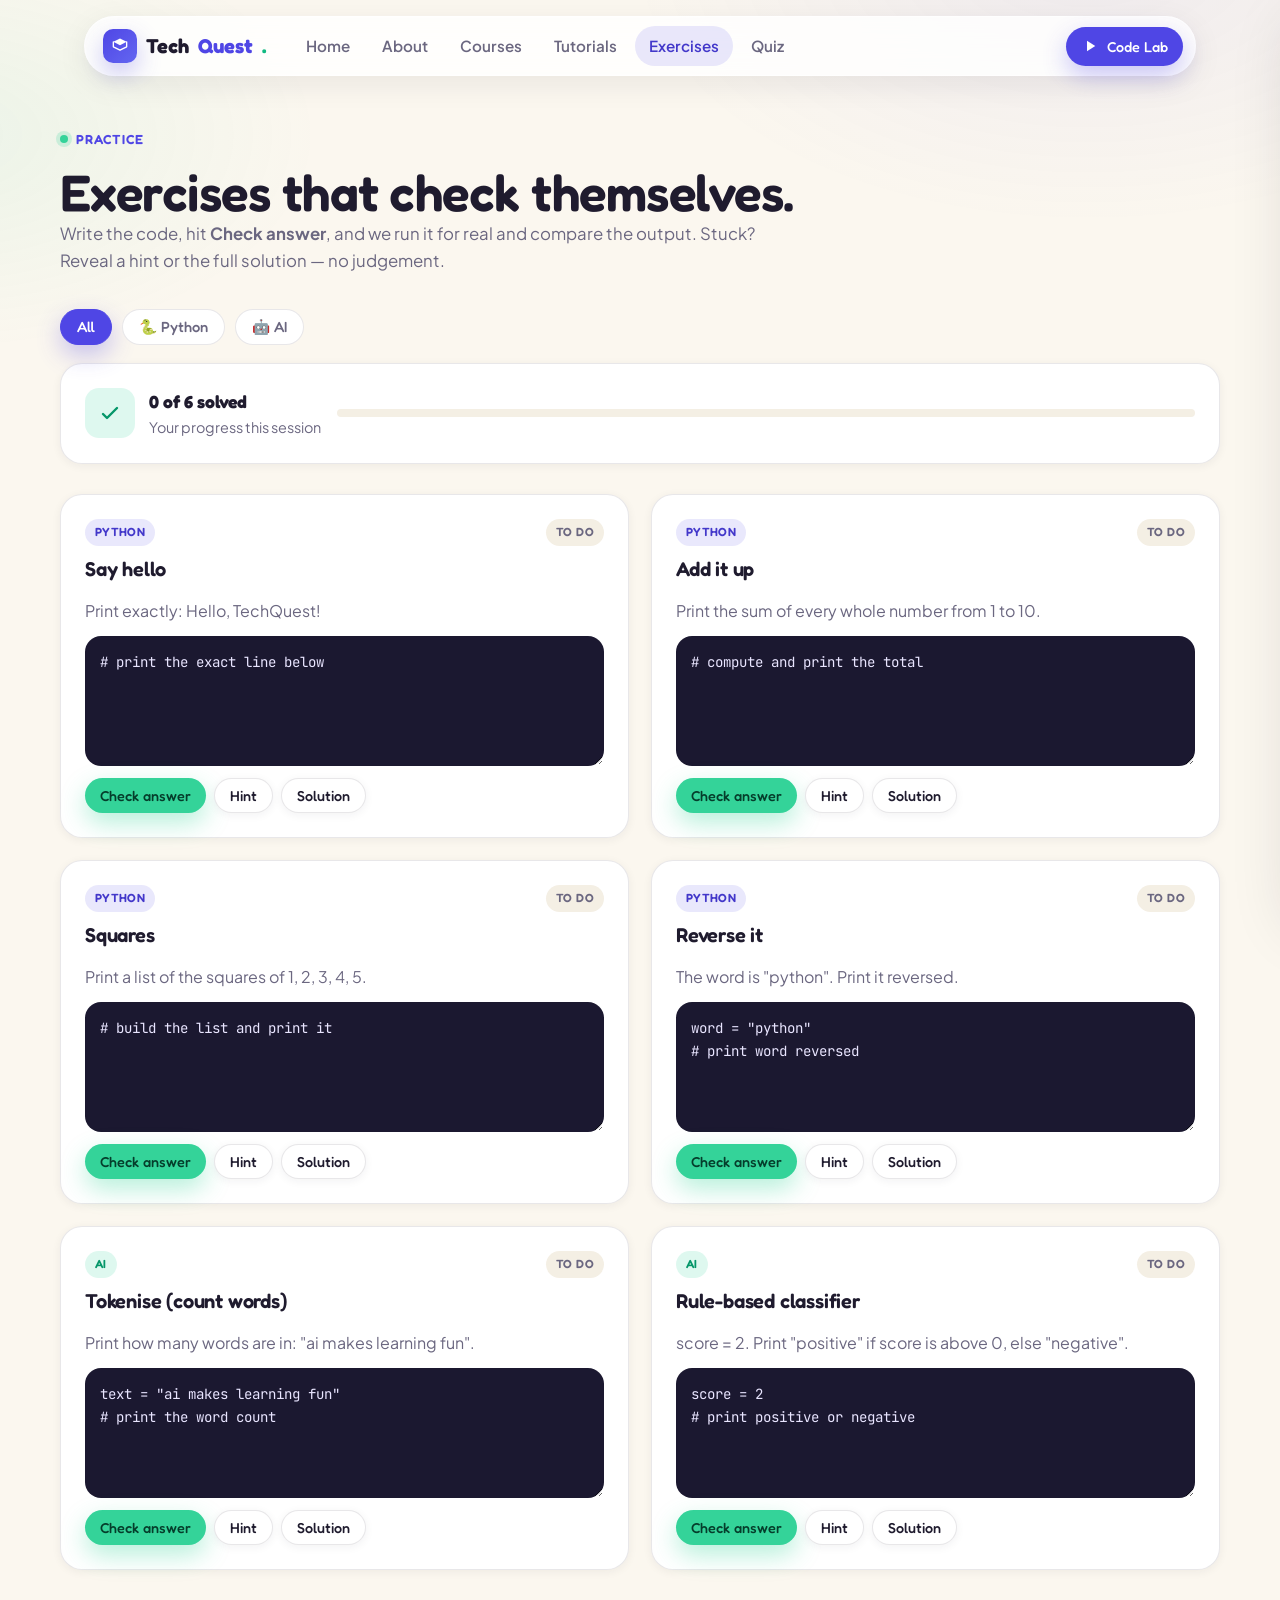
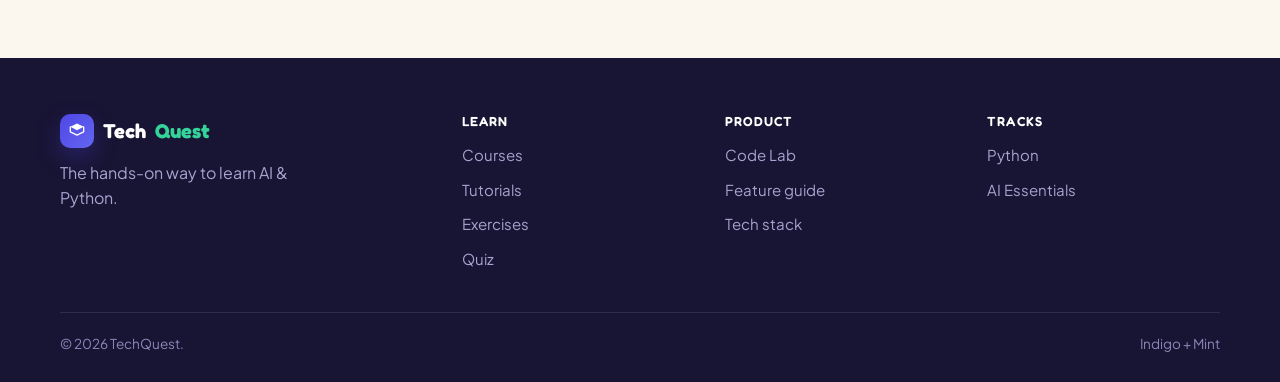
<file: exercises.html>
<!DOCTYPE html>
<html lang="en">
<head>
<meta charset="UTF-8" />
<meta name="viewport" content="width=device-width, initial-scale=1.0" />
<title>Exercises — TechQuest</title>
<meta name="description" content="Hands-on, auto-checked Python and AI exercises. Write code, run it, and get instant feedback." />
<link rel="preconnect" href="https://fonts.googleapis.com"><link rel="preconnect" href="https://fonts.gstatic.com" crossorigin>
<link href="https://fonts.googleapis.com/css2?family=Fredoka:wght@400;500;600;700&family=Plus+Jakarta+Sans:wght@400;500;600;700&family=JetBrains+Mono:wght@400;500&display=swap" rel="stylesheet">
<link rel="stylesheet" href="css/styles.css" />
</head>
<body>

<div class="nav-wrap"><nav class="nav">
  <a href="index.html" class="brand"><span class="logo"><svg viewBox="0 0 24 24" fill="none"><path d="M4 7l8-4 8 4-8 4-8-4z" fill="#fff"/><path d="M4 7v6l8 4 8-4V7" stroke="#fff" stroke-width="1.6" stroke-linecap="round" stroke-linejoin="round"/></svg></span>Tech<b>Quest</b><span class="spark">.</span></a>
  <ul class="nav-links">
    <li><a href="index.html" data-nav="index.html">Home</a></li><li><a href="about.html" data-nav="about.html">About</a></li>
    <li><a href="courses.html" data-nav="courses.html">Courses</a></li><li><a href="tutorial.html" data-nav="tutorial.html">Tutorials</a></li>
    <li><a href="exercises.html" data-nav="exercises.html">Exercises</a></li><li><a href="quiz.html" data-nav="quiz.html">Quiz</a></li>
  </ul>
  <div class="nav-cta"><a href="playground.html" class="btn btn-primary btn-sm menu-cta"><svg viewBox="0 0 24 24" fill="none"><path d="M8 5v14l11-7-11-7z" fill="currentColor"/></svg>Code Lab</a><button class="hamburger" aria-label="Open menu"><span></span><span></span><span></span></button></div>
</nav></div>
<div class="overlay"></div>
<aside class="mobile-menu">
  <a href="index.html" data-nav="index.html">Home</a><a href="about.html" data-nav="about.html">About</a>
  <a href="courses.html" data-nav="courses.html">Courses</a><a href="tutorial.html" data-nav="tutorial.html">Tutorials</a>
  <a href="exercises.html" data-nav="exercises.html">Exercises</a><a href="quiz.html" data-nav="quiz.html">Quiz</a>
  <a href="playground.html" class="btn btn-primary">Open Code Lab</a>
</aside>

<main class="page">
  <section style="padding-top:20px;padding-bottom:30px">
    <div class="container">
      <div class="section-head reveal in" style="max-width:740px">
        <span class="eyebrow"><span class="dot"></span> Practice</span>
        <h2 style="font-size:clamp(2.2rem,5vw,3.2rem)">Exercises that check themselves.</h2>
        <p class="lead">Write the code, hit <b>Check answer</b>, and we run it for real and compare the output. Stuck? Reveal a hint or the full solution — no judgement.</p>
      </div>
      <div class="chips reveal" id="exFilters">
        <button class="chip active" data-f="all">All</button>
        <button class="chip" data-f="python">🐍 Python</button>
        <button class="chip" data-f="ai">🤖 AI</button>
      </div>
      <div class="card reveal" style="margin-top:18px;display:flex;align-items:center;justify-content:space-between;gap:16px;flex-wrap:wrap">
        <div style="display:flex;align-items:center;gap:14px">
          <div class="ico ico-mint" style="margin:0"><svg viewBox="0 0 24 24" fill="none"><path d="M5 13l4 4L19 7" stroke="currentColor" stroke-width="2.4" stroke-linecap="round" stroke-linejoin="round"/></svg></div>
          <div><b style="font-family:var(--font-display);font-size:1.1rem" id="solvedCount">0 of 0 solved</b><p style="font-size:.9rem">Your progress this session</p></div>
        </div>
        <div class="progress" style="flex:1;min-width:160px;margin:0"><i id="solvedBar" style="width:0%"></i></div>
      </div>
    </div>
  </section>

  <section style="padding-top:0">
    <div class="container">
      <div class="grid" id="exGrid" style="gap:22px"></div>
    </div>
  </section>
</main>

<footer class="footer"><div class="container">
  <div class="footer-grid">
    <div><div class="brand"><span class="logo"><svg viewBox="0 0 24 24" fill="none"><path d="M4 7l8-4 8 4-8 4-8-4z" fill="#fff"/><path d="M4 7v6l8 4 8-4V7" stroke="#fff" stroke-width="1.6" stroke-linecap="round" stroke-linejoin="round"/></svg></span>Tech<b style="color:var(--mint-400)">Quest</b></div><p>The hands-on way to learn AI &amp; Python.</p></div>
    <div><h5>Learn</h5><ul><li><a href="courses.html">Courses</a></li><li><a href="tutorial.html">Tutorials</a></li><li><a href="exercises.html">Exercises</a></li><li><a href="quiz.html">Quiz</a></li></ul></div>
    <div><h5>Product</h5><ul><li><a href="playground.html">Code Lab</a></li><li><a href="docs/CODELAB_FEATURE_GUIDE.md">Feature guide</a></li><li><a href="docs/TECH_STACK.md">Tech stack</a></li></ul></div>
    <div><h5>Tracks</h5><ul><li><a href="courses.html">Python</a></li><li><a href="courses.html">AI Essentials</a></li></ul></div>
  </div>
  <div class="footer-bottom"><span>© 2026 TechQuest.</span><span>Indigo + Mint</span></div>
</div></footer>

<script src="js/main.js"></script>
<script src="js/pyrunner.js"></script>
<script src="js/exercises.js"></script>
</body>
</html>
</file>
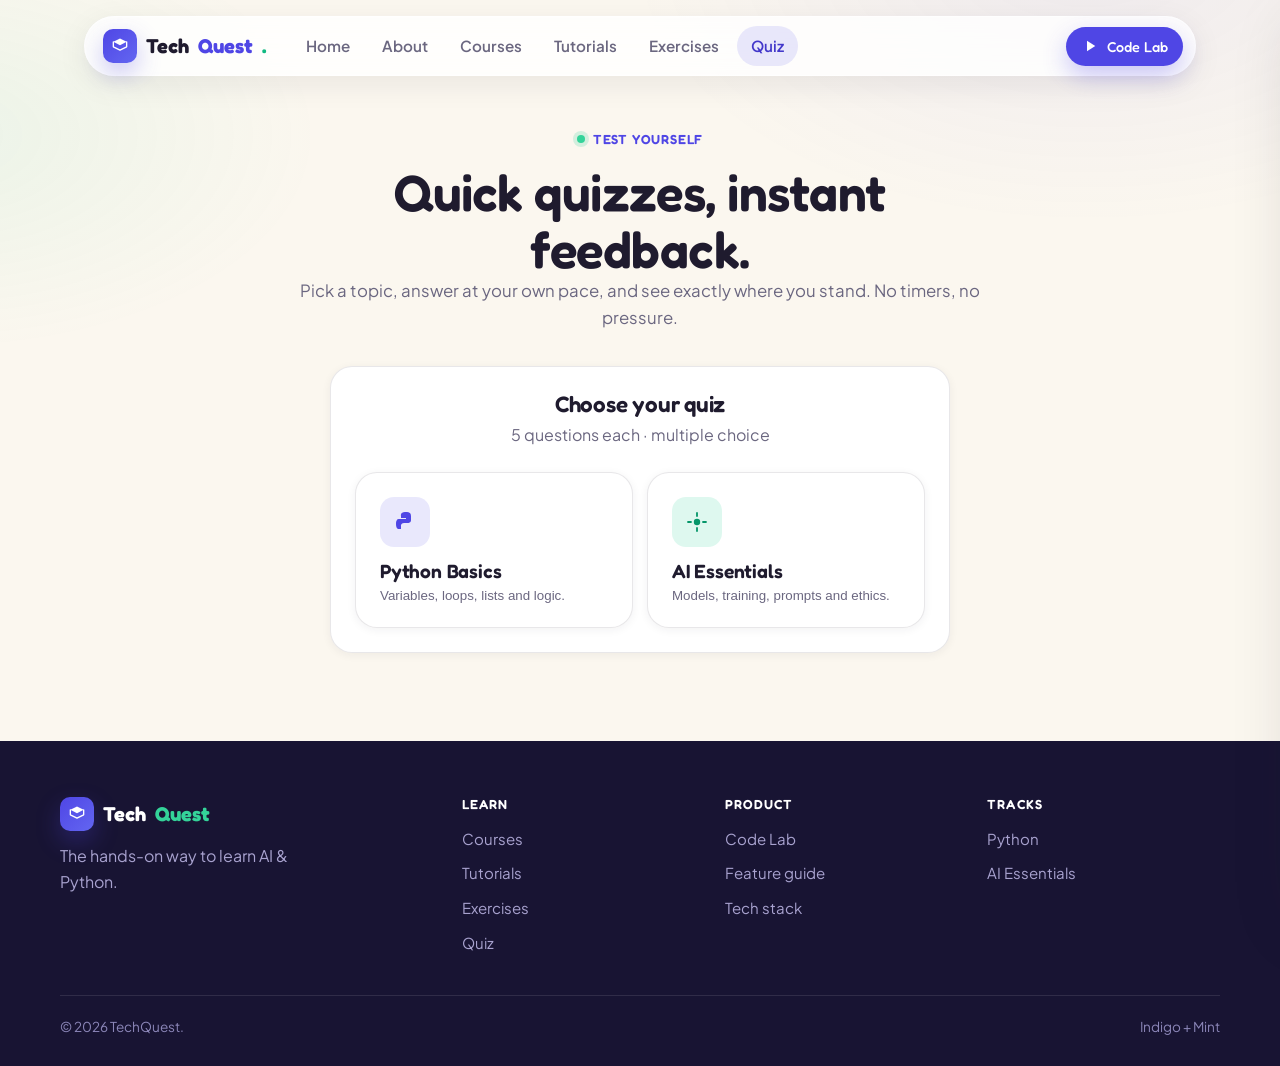
<file: quiz.html>
<!DOCTYPE html>
<html lang="en">
<head>
<meta charset="UTF-8" />
<meta name="viewport" content="width=device-width, initial-scale=1.0" />
<title>Quiz — TechQuest</title>
<meta name="description" content="Quick AI and Python quizzes with instant feedback and a final score." />
<link rel="preconnect" href="https://fonts.googleapis.com"><link rel="preconnect" href="https://fonts.gstatic.com" crossorigin>
<link href="https://fonts.googleapis.com/css2?family=Fredoka:wght@400;500;600;700&family=Plus+Jakarta+Sans:wght@400;500;600;700&family=JetBrains+Mono:wght@400;500&display=swap" rel="stylesheet">
<link rel="stylesheet" href="css/styles.css" />
</head>
<body>

<div class="nav-wrap"><nav class="nav">
  <a href="index.html" class="brand"><span class="logo"><svg viewBox="0 0 24 24" fill="none"><path d="M4 7l8-4 8 4-8 4-8-4z" fill="#fff"/><path d="M4 7v6l8 4 8-4V7" stroke="#fff" stroke-width="1.6" stroke-linecap="round" stroke-linejoin="round"/></svg></span>Tech<b>Quest</b><span class="spark">.</span></a>
  <ul class="nav-links">
    <li><a href="index.html" data-nav="index.html">Home</a></li><li><a href="about.html" data-nav="about.html">About</a></li>
    <li><a href="courses.html" data-nav="courses.html">Courses</a></li><li><a href="tutorial.html" data-nav="tutorial.html">Tutorials</a></li>
    <li><a href="exercises.html" data-nav="exercises.html">Exercises</a></li><li><a href="quiz.html" data-nav="quiz.html">Quiz</a></li>
  </ul>
  <div class="nav-cta"><a href="playground.html" class="btn btn-primary btn-sm menu-cta"><svg viewBox="0 0 24 24" fill="none"><path d="M8 5v14l11-7-11-7z" fill="currentColor"/></svg>Code Lab</a><button class="hamburger" aria-label="Open menu"><span></span><span></span><span></span></button></div>
</nav></div>
<div class="overlay"></div>
<aside class="mobile-menu">
  <a href="index.html" data-nav="index.html">Home</a><a href="about.html" data-nav="about.html">About</a>
  <a href="courses.html" data-nav="courses.html">Courses</a><a href="tutorial.html" data-nav="tutorial.html">Tutorials</a>
  <a href="exercises.html" data-nav="exercises.html">Exercises</a><a href="quiz.html" data-nav="quiz.html">Quiz</a>
  <a href="playground.html" class="btn btn-primary">Open Code Lab</a>
</aside>

<main class="page">
  <section style="padding-top:20px">
    <div class="container">
      <div class="section-head center reveal in" style="margin-bottom:34px">
        <span class="eyebrow"><span class="dot"></span> Test yourself</span>
        <h2 style="font-size:clamp(2.2rem,5vw,3.2rem)">Quick quizzes, instant feedback.</h2>
        <p>Pick a topic, answer at your own pace, and see exactly where you stand. No timers, no pressure.</p>
      </div>

      <!-- Start screen -->
      <div class="card quiz-card reveal" id="startCard">
        <h3 style="text-align:center;font-size:1.4rem;margin-bottom:6px">Choose your quiz</h3>
        <p style="text-align:center;color:var(--slate);margin-bottom:24px">5 questions each · multiple choice</p>
        <div class="grid grid-2" style="gap:14px">
          <button class="card" data-topic="python" style="text-align:left;cursor:pointer">
            <div class="ico ico-indigo"><svg viewBox="0 0 24 24" fill="none"><path d="M12 2C7 2 8 6 8 6v2h5v1H6s-3-.5-3 5 3 5 3 5h2v-3s-.2-3 3-3h4s3 .1 3-3V6s.4-4-4-4z" fill="currentColor"/></svg></div>
            <h3 style="font-size:1.2rem">Python Basics</h3><p>Variables, loops, lists and logic.</p>
          </button>
          <button class="card" data-topic="ai" style="text-align:left;cursor:pointer">
            <div class="ico ico-mint"><svg viewBox="0 0 24 24" fill="none"><circle cx="12" cy="12" r="3.2" fill="currentColor"/><path d="M12 3v3M12 18v3M3 12h3M18 12h3" stroke="currentColor" stroke-width="1.8" stroke-linecap="round"/></svg></div>
            <h3 style="font-size:1.2rem">AI Essentials</h3><p>Models, training, prompts and ethics.</p>
          </button>
        </div>
      </div>

      <!-- Quiz screen -->
      <div class="card quiz-card reveal" id="quizCard" style="display:none">
        <div class="q-progress">
          <div class="q-bar"><i id="qBar" style="width:0%"></i></div>
          <span class="q-count" id="qCount">1 / 5</span>
        </div>
        <div class="q-text" id="qText"></div>
        <div class="options" id="qOptions"></div>
        <div class="q-feedback" id="qFeedback"></div>
        <div style="margin-top:22px;display:flex;justify-content:flex-end">
          <button class="btn btn-primary" id="nextBtn" style="display:none">Next →</button>
        </div>
      </div>

      <!-- Results screen -->
      <div class="card quiz-card reveal" id="resultCard" style="display:none;text-align:center">
        <div class="score-ring">
          <svg width="160" height="160">
            <circle cx="80" cy="80" r="70" fill="none" stroke="var(--cream)" stroke-width="14"/>
            <circle id="ringFill" cx="80" cy="80" r="70" fill="none" stroke="url(#g)" stroke-width="14" stroke-linecap="round" stroke-dasharray="439.8" stroke-dashoffset="439.8"/>
            <defs><linearGradient id="g" x1="0" y1="0" x2="1" y2="1"><stop offset="0" stop-color="#4F46E5"/><stop offset="1" stop-color="#34D399"/></linearGradient></defs>
          </svg>
          <div class="num" id="scoreNum">0%</div>
        </div>
        <h3 id="resultTitle" style="font-size:1.6rem;margin-bottom:8px">Nice work!</h3>
        <p id="resultMsg" style="color:var(--slate);margin-bottom:24px"></p>
        <div class="hero-actions" style="justify-content:center">
          <button class="btn btn-primary" id="retryBtn">Try again</button>
          <a href="exercises.html" class="btn btn-ghost">Practice exercises</a>
        </div>
      </div>

    </div>
  </section>
</main>

<footer class="footer"><div class="container">
  <div class="footer-grid">
    <div><div class="brand"><span class="logo"><svg viewBox="0 0 24 24" fill="none"><path d="M4 7l8-4 8 4-8 4-8-4z" fill="#fff"/><path d="M4 7v6l8 4 8-4V7" stroke="#fff" stroke-width="1.6" stroke-linecap="round" stroke-linejoin="round"/></svg></span>Tech<b style="color:var(--mint-400)">Quest</b></div><p>The hands-on way to learn AI &amp; Python.</p></div>
    <div><h5>Learn</h5><ul><li><a href="courses.html">Courses</a></li><li><a href="tutorial.html">Tutorials</a></li><li><a href="exercises.html">Exercises</a></li><li><a href="quiz.html">Quiz</a></li></ul></div>
    <div><h5>Product</h5><ul><li><a href="playground.html">Code Lab</a></li><li><a href="docs/CODELAB_FEATURE_GUIDE.md">Feature guide</a></li><li><a href="docs/TECH_STACK.md">Tech stack</a></li></ul></div>
    <div><h5>Tracks</h5><ul><li><a href="courses.html">Python</a></li><li><a href="courses.html">AI Essentials</a></li></ul></div>
  </div>
  <div class="footer-bottom"><span>© 2026 TechQuest.</span><span>Indigo + Mint</span></div>
</div></footer>

<script src="js/main.js"></script>
<script src="js/quiz.js"></script>
</body>
</html>
</file>
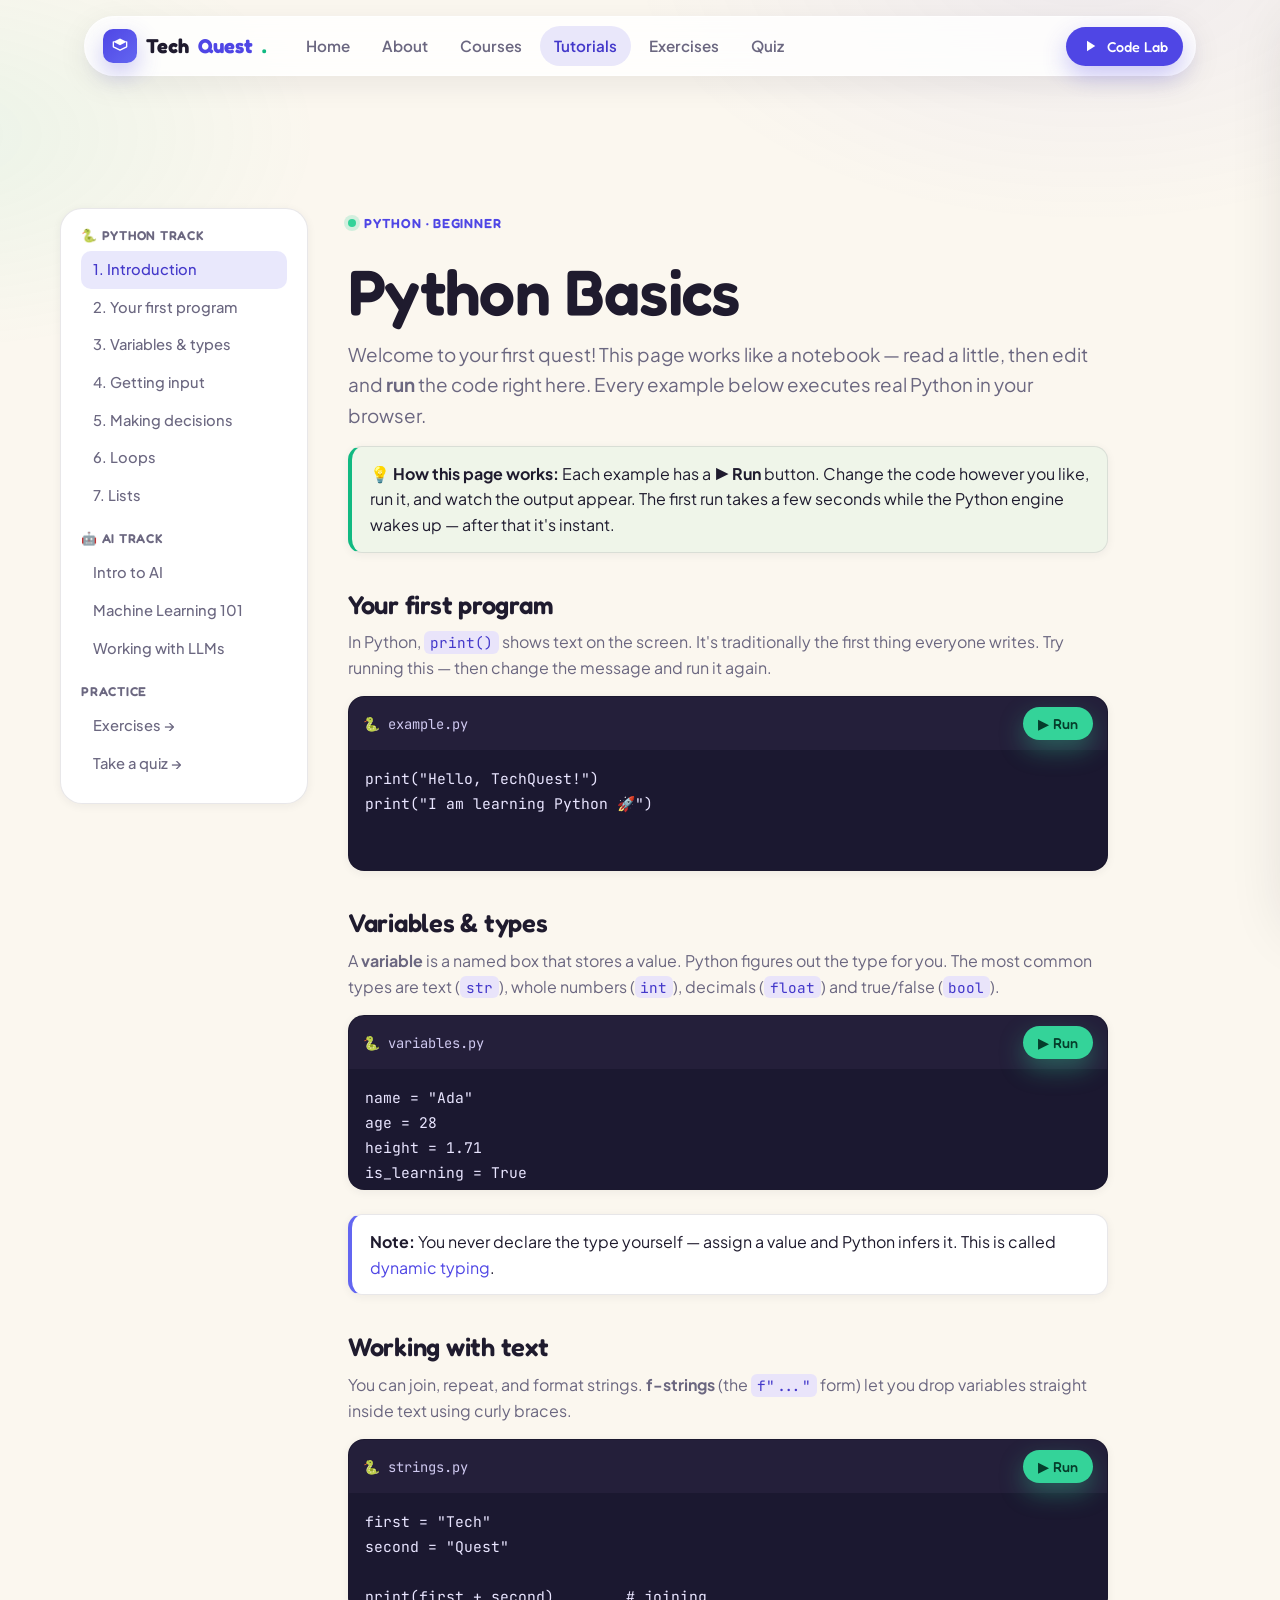
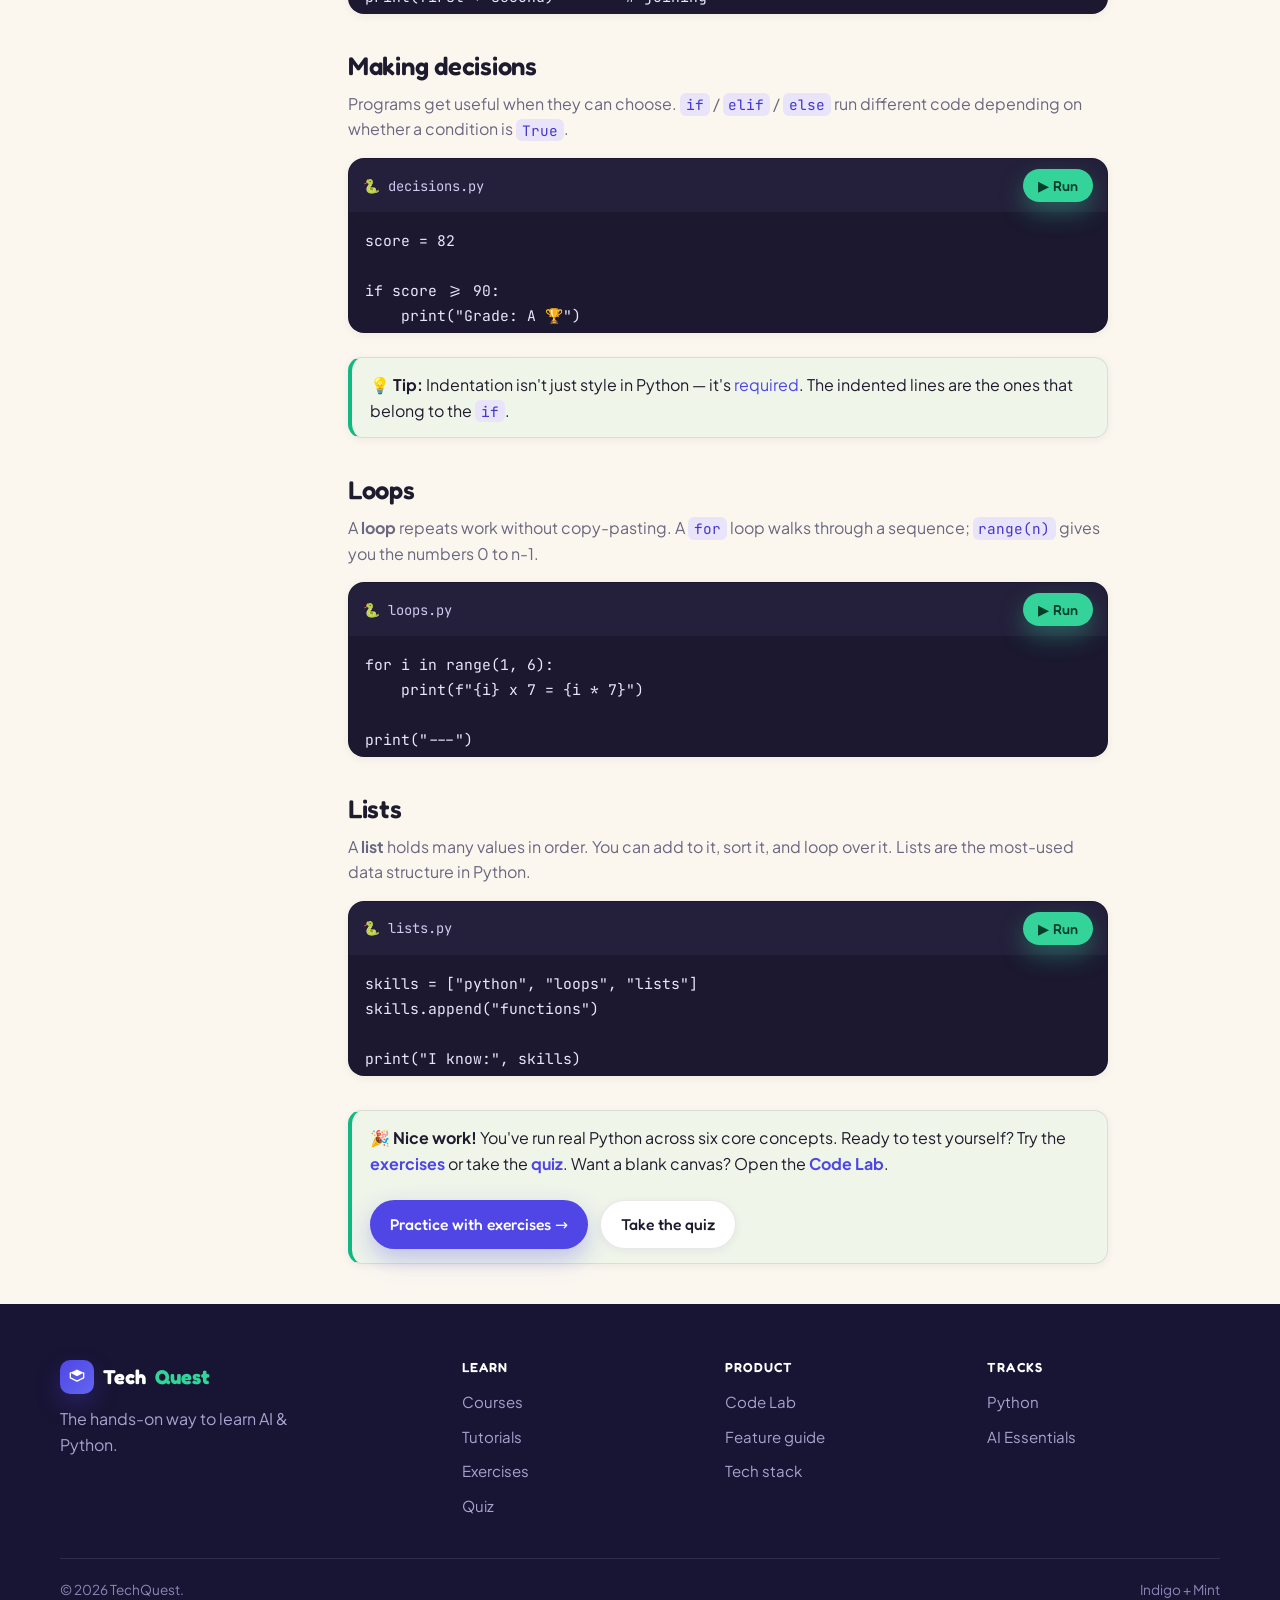
<file: tutorial.html>
<!DOCTYPE html>
<html lang="en">
<head>
<meta charset="UTF-8" />
<meta name="viewport" content="width=device-width, initial-scale=1.0" />
<title>Python Basics — TechQuest Tutorials</title>
<meta name="description" content="A hands-on Python tutorial with runnable examples. Edit any snippet and run real Python in your browser." />
<link rel="preconnect" href="https://fonts.googleapis.com"><link rel="preconnect" href="https://fonts.gstatic.com" crossorigin>
<link href="https://fonts.googleapis.com/css2?family=Fredoka:wght@400;500;600;700&family=Plus+Jakarta+Sans:wght@400;500;600;700&family=JetBrains+Mono:wght@400;500&display=swap" rel="stylesheet">
<link rel="stylesheet" href="css/styles.css" />
</head>
<body>

<div class="nav-wrap"><nav class="nav">
  <a href="index.html" class="brand"><span class="logo"><svg viewBox="0 0 24 24" fill="none"><path d="M4 7l8-4 8 4-8 4-8-4z" fill="#fff"/><path d="M4 7v6l8 4 8-4V7" stroke="#fff" stroke-width="1.6" stroke-linecap="round" stroke-linejoin="round"/></svg></span>Tech<b>Quest</b><span class="spark">.</span></a>
  <ul class="nav-links">
    <li><a href="index.html" data-nav="index.html">Home</a></li><li><a href="about.html" data-nav="about.html">About</a></li>
    <li><a href="courses.html" data-nav="courses.html">Courses</a></li><li><a href="tutorial.html" data-nav="tutorial.html">Tutorials</a></li>
    <li><a href="exercises.html" data-nav="exercises.html">Exercises</a></li><li><a href="quiz.html" data-nav="quiz.html">Quiz</a></li>
  </ul>
  <div class="nav-cta"><a href="playground.html" class="btn btn-primary btn-sm menu-cta"><svg viewBox="0 0 24 24" fill="none"><path d="M8 5v14l11-7-11-7z" fill="currentColor"/></svg>Code Lab</a><button class="hamburger" aria-label="Open menu"><span></span><span></span><span></span></button></div>
</nav></div>
<div class="overlay"></div>
<aside class="mobile-menu">
  <a href="index.html" data-nav="index.html">Home</a><a href="about.html" data-nav="about.html">About</a>
  <a href="courses.html" data-nav="courses.html">Courses</a><a href="tutorial.html" data-nav="tutorial.html">Tutorials</a>
  <a href="exercises.html" data-nav="exercises.html">Exercises</a><a href="quiz.html" data-nav="quiz.html">Quiz</a>
  <a href="playground.html" class="btn btn-primary">Open Code Lab</a>
</aside>

<main class="page">
  <div class="container">
    <div class="tut-layout">

      <!-- Sidebar -->
      <nav class="tut-side reveal in">
        <h4>🐍 Python Track</h4>
        <a href="#intro" class="active">1. Introduction</a>
        <a href="#print">2. Your first program</a>
        <a href="#variables">3. Variables &amp; types</a>
        <a href="#input">4. Getting input</a>
        <a href="#ifelse">5. Making decisions</a>
        <a href="#loops">6. Loops</a>
        <a href="#lists">7. Lists</a>
        <h4>🤖 AI Track</h4>
        <a href="courses.html">Intro to AI</a>
        <a href="courses.html">Machine Learning 101</a>
        <a href="courses.html">Working with LLMs</a>
        <h4>Practice</h4>
        <a href="exercises.html">Exercises →</a>
        <a href="quiz.html">Take a quiz →</a>
      </nav>

      <!-- Content -->
      <article class="tut-content">
        <span class="eyebrow"><span class="dot"></span> Python · Beginner</span>
        <h1 id="intro">Python Basics</h1>
        <p class="lead" style="margin-bottom:8px">Welcome to your first quest! This page works like a notebook — read a little, then edit and <strong>run</strong> the code right here. Every example below executes real Python in your browser.</p>
        <div class="note tip"><b>💡 How this page works:</b> Each example has a <b>▶ Run</b> button. Change the code however you like, run it, and watch the output appear. The first run takes a few seconds while the Python engine wakes up — after that it's instant.</div>

        <h2 id="print">Your first program</h2>
        <p>In Python, <code>print()</code> shows text on the screen. It's traditionally the first thing everyone writes. Try running this — then change the message and run it again.</p>
        <div class="example" data-ex>
          <div class="ex-head"><span>🐍 example.py</span><button class="btn btn-mint btn-sm" data-run>▶ Run</button></div>
          <textarea class="editor" spellcheck="false">print("Hello, TechQuest!")
print("I am learning Python 🚀")</textarea>
          <div class="ex-output" data-out></div>
        </div>

        <h2 id="variables">Variables &amp; types</h2>
        <p>A <b>variable</b> is a named box that stores a value. Python figures out the type for you. The most common types are text (<code>str</code>), whole numbers (<code>int</code>), decimals (<code>float</code>) and true/false (<code>bool</code>).</p>
        <div class="example" data-ex>
          <div class="ex-head"><span>🐍 variables.py</span><button class="btn btn-mint btn-sm" data-run>▶ Run</button></div>
          <textarea class="editor" spellcheck="false">name = "Ada"
age = 28
height = 1.71
is_learning = True

print(name, "is", age, "years old")
print("Type of age:", type(age))
print("Type of height:", type(height))</textarea>
          <div class="ex-output" data-out></div>
        </div>
        <div class="note"><b>Note:</b> You never declare the type yourself — assign a value and Python infers it. This is called <em>dynamic typing</em>.</div>

        <h2 id="input">Working with text</h2>
        <p>You can join, repeat, and format strings. <b>f-strings</b> (the <code>f"..."</code> form) let you drop variables straight inside text using curly braces.</p>
        <div class="example" data-ex>
          <div class="ex-head"><span>🐍 strings.py</span><button class="btn btn-mint btn-sm" data-run>▶ Run</button></div>
          <textarea class="editor" spellcheck="false">first = "Tech"
second = "Quest"

print(first + second)        # joining
print(first * 3)             # repeating
print(f"Welcome to {first}{second}!")  # f-string
print(f"It has {len(first + second)} letters")</textarea>
          <div class="ex-output" data-out></div>
        </div>

        <h2 id="ifelse">Making decisions</h2>
        <p>Programs get useful when they can choose. <code>if</code> / <code>elif</code> / <code>else</code> run different code depending on whether a condition is <code>True</code>.</p>
        <div class="example" data-ex>
          <div class="ex-head"><span>🐍 decisions.py</span><button class="btn btn-mint btn-sm" data-run>▶ Run</button></div>
          <textarea class="editor" spellcheck="false">score = 82

if score >= 90:
    print("Grade: A 🏆")
elif score >= 75:
    print("Grade: B 👍")
elif score >= 60:
    print("Grade: C")
else:
    print("Keep practising!")</textarea>
          <div class="ex-output" data-out></div>
        </div>
        <div class="note tip"><b>💡 Tip:</b> Indentation isn't just style in Python — it's <em>required</em>. The indented lines are the ones that belong to the <code>if</code>.</div>

        <h2 id="loops">Loops</h2>
        <p>A <b>loop</b> repeats work without copy-pasting. A <code>for</code> loop walks through a sequence; <code>range(n)</code> gives you the numbers 0 to n-1.</p>
        <div class="example" data-ex>
          <div class="ex-head"><span>🐍 loops.py</span><button class="btn btn-mint btn-sm" data-run>▶ Run</button></div>
          <textarea class="editor" spellcheck="false">for i in range(1, 6):
    print(f"{i} x 7 = {i * 7}")

print("---")

total = 0
for n in [10, 20, 30]:
    total += n
print("Total:", total)</textarea>
          <div class="ex-output" data-out></div>
        </div>

        <h2 id="lists">Lists</h2>
        <p>A <b>list</b> holds many values in order. You can add to it, sort it, and loop over it. Lists are the most-used data structure in Python.</p>
        <div class="example" data-ex>
          <div class="ex-head"><span>🐍 lists.py</span><button class="btn btn-mint btn-sm" data-run>▶ Run</button></div>
          <textarea class="editor" spellcheck="false">skills = ["python", "loops", "lists"]
skills.append("functions")

print("I know:", skills)
print("Count:", len(skills))

skills.sort()
print("Sorted:", skills)

# list comprehension: shout each skill
loud = [s.upper() for s in skills]
print(loud)</textarea>
          <div class="ex-output" data-out></div>
        </div>

        <div class="note tip" style="margin-top:34px"><b>🎉 Nice work!</b> You've run real Python across six core concepts. Ready to test yourself? Try the <a href="exercises.html"><b>exercises</b></a> or take the <a href="quiz.html"><b>quiz</b></a>. Want a blank canvas? Open the <a href="playground.html"><b>Code Lab</b></a>.</p>

        <div style="display:flex;gap:12px;flex-wrap:wrap;margin-top:24px">
          <a href="exercises.html" class="btn btn-primary">Practice with exercises →</a>
          <a href="quiz.html" class="btn btn-ghost">Take the quiz</a>
        </div>
      </article>

    </div>
  </div>
</main>

<footer class="footer"><div class="container">
  <div class="footer-grid">
    <div><div class="brand"><span class="logo"><svg viewBox="0 0 24 24" fill="none"><path d="M4 7l8-4 8 4-8 4-8-4z" fill="#fff"/><path d="M4 7v6l8 4 8-4V7" stroke="#fff" stroke-width="1.6" stroke-linecap="round" stroke-linejoin="round"/></svg></span>Tech<b style="color:var(--mint-400)">Quest</b></div><p>The hands-on way to learn AI &amp; Python.</p></div>
    <div><h5>Learn</h5><ul><li><a href="courses.html">Courses</a></li><li><a href="tutorial.html">Tutorials</a></li><li><a href="exercises.html">Exercises</a></li><li><a href="quiz.html">Quiz</a></li></ul></div>
    <div><h5>Product</h5><ul><li><a href="playground.html">Code Lab</a></li><li><a href="docs/CODELAB_FEATURE_GUIDE.md">Feature guide</a></li><li><a href="docs/TECH_STACK.md">Tech stack</a></li></ul></div>
    <div><h5>Tracks</h5><ul><li><a href="courses.html">Python</a></li><li><a href="courses.html">AI Essentials</a></li></ul></div>
  </div>
  <div class="footer-bottom"><span>© 2026 TechQuest.</span><span>Indigo + Mint</span></div>
</div></footer>

<script src="js/main.js"></script>
<script src="js/pyrunner.js"></script>
<script>
// Sidebar active-on-scroll
const links = [...document.querySelectorAll('.tut-side a[href^="#"]')];
const ids = links.map(a=>a.getAttribute('href').slice(1));
const spy = new IntersectionObserver(es=>{
  es.forEach(e=>{ if(e.isIntersecting){
    links.forEach(l=>l.classList.remove('active'));
    const m = links.find(l=>l.getAttribute('href')==='#'+e.target.id);
    m && m.classList.add('active');
  }});
},{rootMargin:"-40% 0px -55% 0px"});
ids.forEach(id=>{ const el=document.getElementById(id); el && spy.observe(el); });

// Wire up runnable examples
document.querySelectorAll('[data-ex]').forEach(ex=>{
  const btn = ex.querySelector('[data-run]');
  const ta  = ex.querySelector('.editor');
  const out = ex.querySelector('[data-out]');
  // Tab key inserts spaces
  ta.addEventListener('keydown',e=>{
    if(e.key==='Tab'){e.preventDefault();const s=ta.selectionStart;ta.value=ta.value.slice(0,s)+"    "+ta.value.slice(ta.selectionEnd);ta.selectionStart=ta.selectionEnd=s+4;}
  });
  btn.addEventListener('click', async ()=>{
    out.classList.add('show');
    out.innerHTML = '<span class="muted">⏳ Running… (first run loads Python, ~a few seconds)</span>';
    btn.disabled = true; const orig = btn.textContent; btn.textContent='Running…';
    try{
      const r = await TechQuestPy.run(ta.value, msg=>{ out.innerHTML = '<span class="muted">⏳ '+msg+'</span>'; });
      let html='';
      if(r.out) html += escapeHtml(r.out);
      if(r.err) html += (html?'\n':'') + '<span class="err">'+escapeHtml(r.err)+'</span>';
      out.innerHTML = html || '<span class="muted">(no output — try adding a print)</span>';
    }catch(err){
      out.innerHTML = '<span class="err">⚠ Could not load the Python engine. This needs an internet connection (it downloads once from a CDN). On a hosted site it works automatically.</span>';
    }finally{ btn.disabled=false; btn.textContent=orig; }
  });
});
function escapeHtml(s){return s.replace(/[&<>]/g,c=>({'&':'&amp;','<':'&lt;','>':'&gt;'}[c]));}
</script>
</body>
</html>
</file>
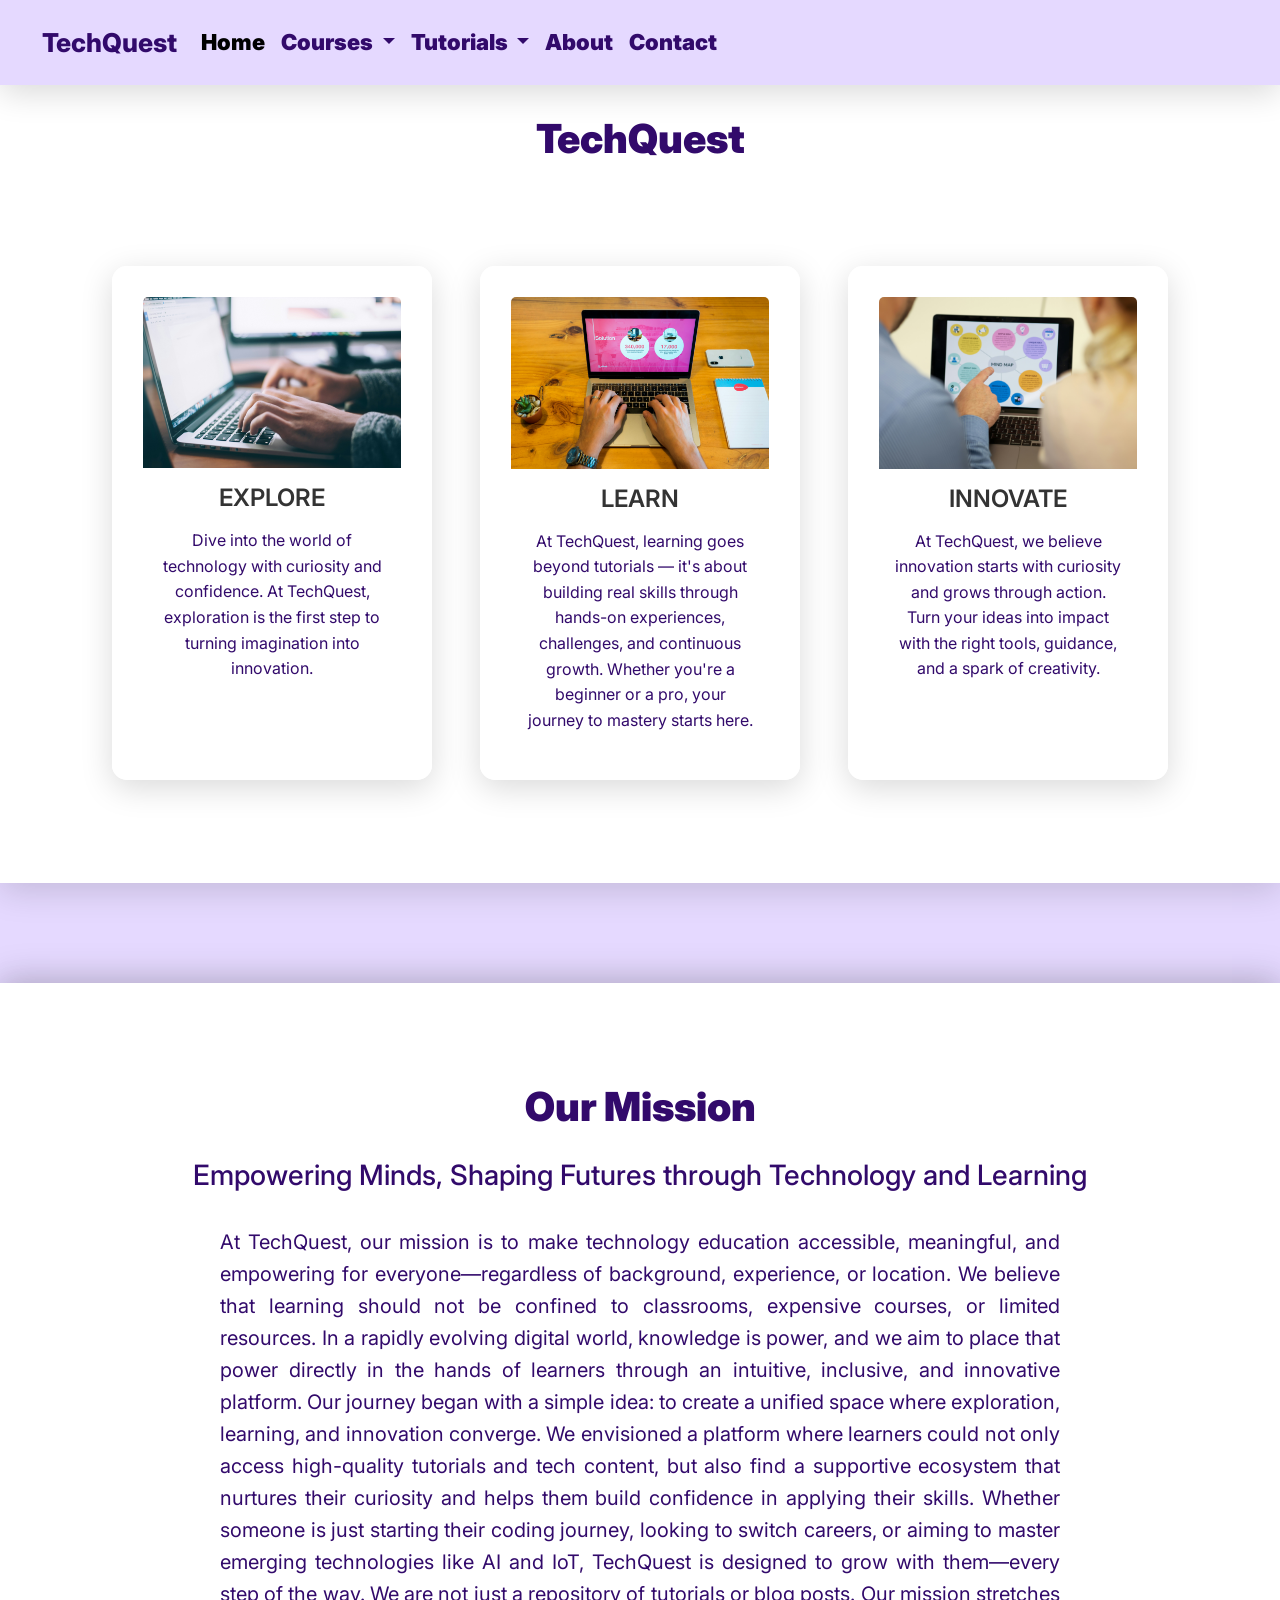
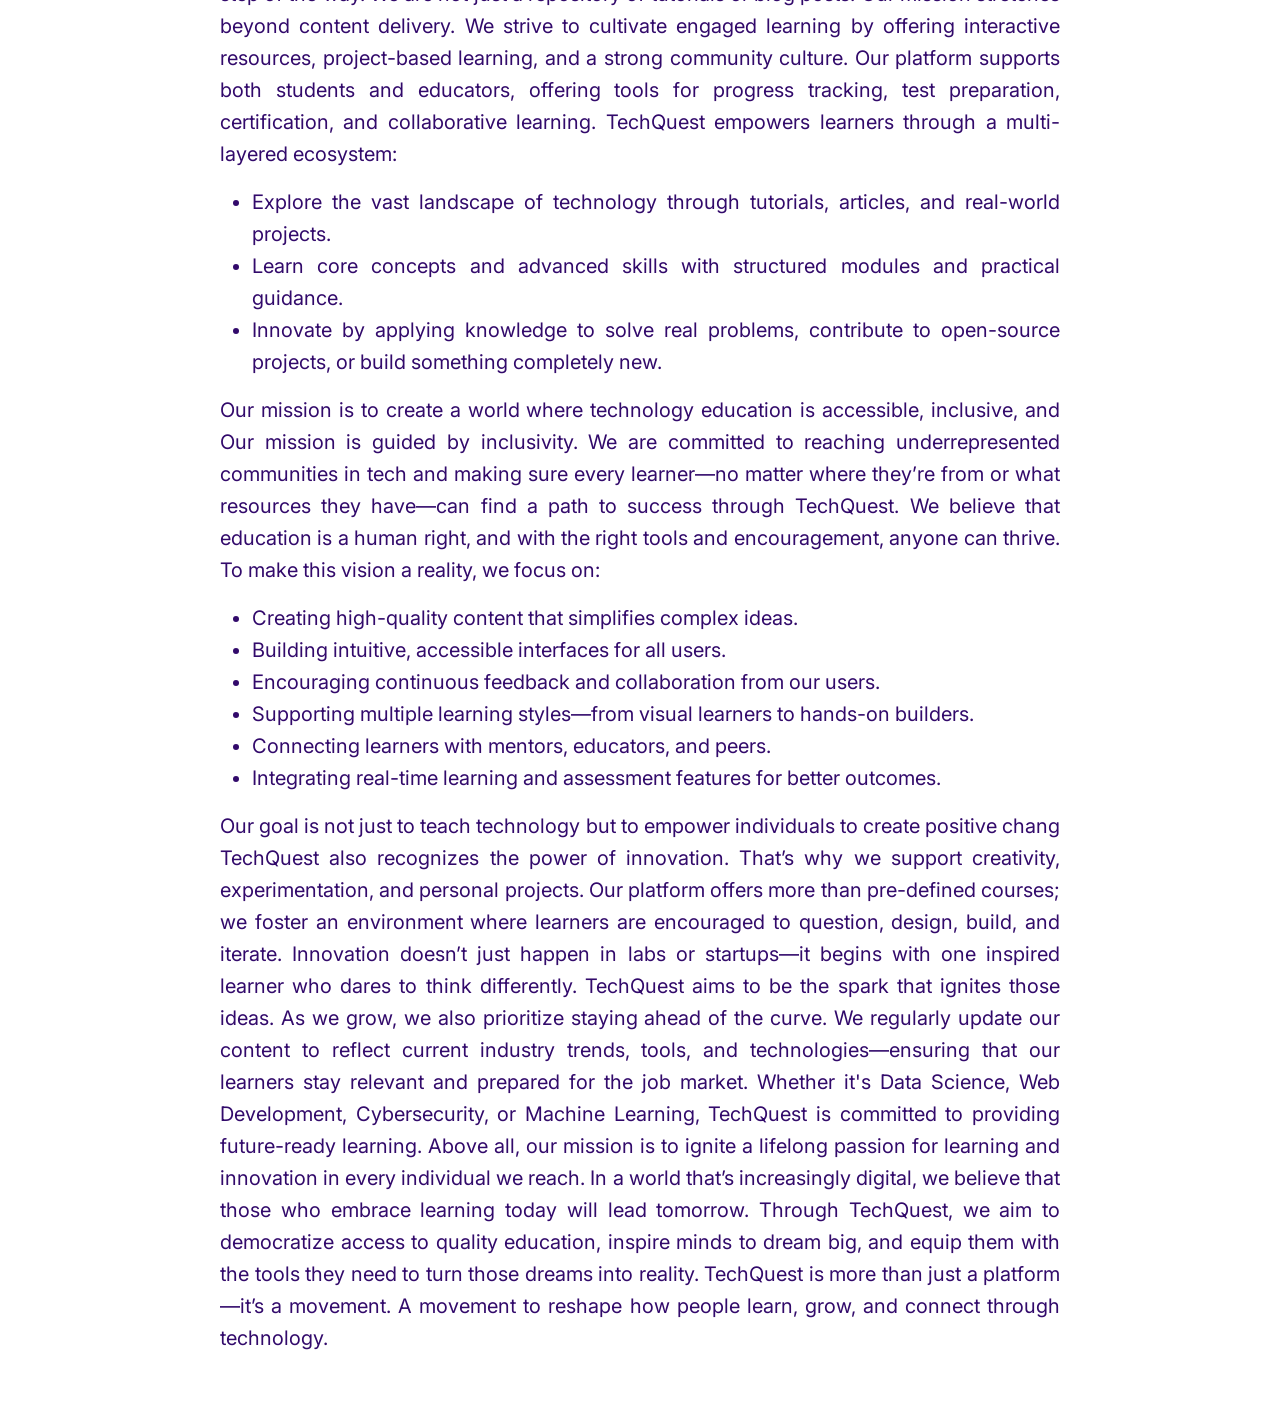
<file: TechQuest/main/templates/about.html>
<!DOCTYPE html>
<html lang="en">

<head>
    <meta charset="UTF-8">
    <meta name="viewport" content="width=device-width, initial-scale=1.0">
    <title>About - TechQuest </title>
    <link href="https://cdn.jsdelivr.net/npm/bootstrap@5.3.7/dist/css/bootstrap.min.css" rel="stylesheet"
        integrity="sha384-LN+7fdVzj6u52u30Kp6M/trliBMCMKTyK833zpbD+pXdCLuTusPj697FH4R/5mcr" crossorigin="anonymous">
    <link rel="preconnect" href="https://fonts.googleapis.com">
    <link href="https://cdn.jsdelivr.net/npm/bootstrap@5.3.0/dist/css/bootstrap.min.css" rel="stylesheet">
    <link rel="preconnect" href="https://fonts.gstatic.com" crossorigin>
    <link href="https://fonts.googleapis.com/css2?family=Inter:wght@300;400;500;600;700;800;900&display=swap"
        rel="stylesheet">
    <style>
        body {
            font-size: 16px;
            line-height: 1.6;
            font-family: 'Inter', sans-serif !important;
            background: #E5D9FF;
            height: 100%;
            overflow-y: auto;
        }

        /* Sticky and Transparent Navbar */
        .sticky-navbar {
            position: sticky;
            top: 0;
            z-index: 1000;
            background-color: rgba(255, 255, 255, 0.8);
            /* semi-transparent */
            backdrop-filter: blur(8px);
            /* Optional: adds glassy blur */
            transition: all 0.3s ease;
            box-shadow: none;
        }

        /* Add shadow on scroll */
        .sticky-shadow {
            box-shadow: 0 4px 12px rgba(0, 0, 0, 0.2);
            background-color: rgba(255, 255, 255, 0.95);
            /* Slightly more opaque */
        }


        /* Navbar Styling */
        nav.navbar {
            padding: 15px 30px;
            background: #E5D9FF !important;
            backdrop-filter: blur(0px);
            transition: background-color 0.3s ease, backdrop-filter 0.3s ease;
            background-color: rgba(166, 192, 254, 0.9);
            position: fixed;
            width: 100%;
            top: 0;
            z-index: 999;
            overflow: hidden;
            box-shadow: 0 8px 32px rgba(0, 0, 0, 0.15);
        }

        nav.navbar.scrolled {
            backdrop-filter: blur(8px);
            -webkit-backdrop-filter: blur(8px);
            background-color: rgba(166, 192, 254, 0.7);
        }

        .navbar-nav .nav-link {
            font-size: 22px;
            font-weight: 900;
            transition: 0.8s ease-in;
            padding: 10px;
            color: #320A6B;
            margin-left: 8px 0px;
        }

        .navbar-nav .nav-link:hover {
            color: #D6C3FF;
            background-color: #320A6B;
            border-radius: 10px;
            box-shadow: 0 4px 15px rgba(0, 0, 0, 0.1);
        }

        .navbar-brand {
            font-size: 26px;
            font-weight: 800;
            color: #320A6B;
        }

        .nav-link dropdown-toggle .dropdown-menu {
            background-color: #E5D9FF !important;
            color: #320A6B;
        }

        .dropdown-divider {
            color: #320A6B;
        }

        .title {
            /* font-size: 24px; */
            padding-top: 80px;
            margin-top: 80px;
            color: #320A6B;
            padding-top: 35px;
            font-weight: 900;
            margin-bottom: 0;
            padding-bottom: 0;
        }

        /* Card and Carousel Styling */
        .card-title {
            color: #320A6B;
            font-weight: 700;
        }

        .card-text {
            color: #320A6B;
        }

        .btn-primary {
            background-color: #320A6B;
            border-color: #320A6B;
        }

        .btn-primary:hover {
            background-color: #4A1A8D;
            border-color: #4A1A8D;
        }

        .carousel-container {
            display: flex;
            gap: 50px;
            flex-wrap: wrap;
            justify-content: center;
            background-color: #fff;
            border: 1px solid lightgray;
            padding: 30px;
            box-shadow: 0 4px 15px rgba(0, 0, 0, 0.1);
            margin-top: 30px;
            background: linear-gradient(rgba(0, 0, 0, 0.4), rgba(0, 0, 0, 0.4)), url("../static/images/heroSection.jpg");
            background-size: cover;
            background-position: center;
            background-repeat: no-repeat;
            min-height: 99vh;
            position: relative;
            display: flex;
            justify-content: center;
            align-items: center;
            margin-bottom: 0;
            margin-top: 50px;
        }

        .card {
            background-color: rgba(255, 255, 255, 0.95);
            border-radius: 15px;
            box-shadow: 0 8px 32px rgba(0, 0, 0, 0.15);
            padding: 30px;
            text-align: center;
            max-width: 320px;
            display: flex;
            flex-direction: column;
            align-items: center;
            transition: transform 0.3s ease, box-shadow 0.3s ease;
            backdrop-filter: blur(10px);
            border: 1px solid rgba(255, 255, 255, 0.3);
        }

        .card:hover {
            transform: translateY(-15px);
            box-shadow: 0 12px 40px rgba(0, 0, 0, 0.25);
        }

        .card-icon {
            width: 80px;
            height: 80px;
            margin-bottom: 20px;
            background-color: #D6C3FF;
            border-radius: 50%;
            display: flex;
            justify-content: center;
            align-items: center;
            font-size: 40px;
            color: #320A6B;
            box-shadow: inset 0 0 0 3px #320A6B;
            padding: 10px;
        }

        .card-icon.design .layer-icon {
            width: 40px;
            height: 40px;
            position: relative;
        }

        .card-icon.design .layer-icon::before,
        .card-icon.design .layer-icon::after {
            content: '';
            position: absolute;
            width: 100%;
            height: 100%;
            border: 2px solid #320A6B;
            border-radius: 5px;
            transform-origin: center;
        }

        .card-icon.design .layer-icon::before {
            transform: translate(-5px, -5px);
            opacity: 0.7;
        }

        .card-icon.design .layer-icon::after {
            transform: translate(5px, 5px);
            opacity: 0.7;
        }

        .card-icon.planned .compass-icon {
            width: 40px;
            height: 40px;
            position: relative;
            border: 2px solid #320A6B;
            border-radius: 50%;
        }

        .card-icon.planned .compass-icon::before {
            content: '';
            position: absolute;
            width: 2px;
            height: 20px;
            background-color: #320A6B;
            top: 50%;
            left: 50%;
            transform: translate(-50%, -50%) rotate(45deg);
        }

        .card-icon.planned .compass-icon::after {
            content: '';
            position: absolute;
            width: 2px;
            height: 20px;
            background-color: #320A6B;
            top: 50%;
            left: 50%;
            transform: translate(-50%, -50%) rotate(-45deg);
        }

        .card-title {
            font-size: 24px;
            font-weight: 600;
            color: #333;
            margin-bottom: 15px;
            text-transform: uppercase;
        }

        .card-description {
            font-size: 16px;
            color: #666;
            line-height: 1.6;
            margin-bottom: 25px;
        }

        @media (max-width: 768px) {
            .carousel-container {
                flex-direction: column;
                align-items: center;
            }

            .carousel-wrapper {
                max-width: 90%;
                margin-bottom: 30px;
            }
        }

        ul.para,
        p.para {
            text-align: justify;
            font-size: 20px;
            margin-left: 170px;
            margin-right: 170px;
        }

        .hero {
            box-shadow: 0 8px 32px rgba(0, 0, 0, 0.15);
            margin-top: 0;
        }

        .container1 {
            margin-top: 100px;
            color: #320A6B;
            background-color: #fff;
            box-shadow: 0 8px 32px rgba(0, 0, 0, 0.15),
                0 -8px 32px rgba(0, 0, 0, 0.15);
            padding: 50px;


        }
    </style>
</head>

<body>
    <section class="header">
        <nav class="navbar navbar-expand-lg bg-body-tertiary sticky-navbar">
            <div class="container-fluid">
                <a class="navbar-brand" href="#">TechQuest</a>
                <button class="navbar-toggler" type="button" data-bs-toggle="collapse"
                    data-bs-target="#navbarSupportedContent" aria-controls="navbarSupportedContent"
                    aria-expanded="false" aria-label="Toggle navigation">
                    <span class="navbar-toggler-icon"></span>
                </button>
                <div class="collapse navbar-collapse" id="navbarSupportedContent">
                    <ul class="navbar-nav me-auto mb-2 mb-lg-0">
                        <li class="nav-item">
                            <a class="nav-link active" aria-current="page" href="#">Home</a>
                        </li>
                        <li class="nav-item dropdown">
                            <a class="nav-link dropdown-toggle" href="#" role="button" data-bs-toggle="dropdown"
                                aria-expanded="false">
                                Courses
                            </a>
                            <ul class="dropdown-menu">
                                <li><a class="dropdown-item" href="#">HTML</a></li>
                                <li><a class="dropdown-item" href="#">CSS</a></li>
                                <li>
                                    <hr class="dropdown-divider">
                                </li>
                                <li><a class="dropdown-item" href="#">JavaScript</a></li>
                            </ul>
                        </li>
                        <li class="nav-item dropdown">
                            <a class="nav-link dropdown-toggle" href="#" role="button" data-bs-toggle="dropdown"
                                aria-expanded="false">
                                Tutorials
                            </a>
                            <ul class="dropdown-menu">
                                <li><a class="dropdown-item" href="#">React JS</a></li>
                                <li><a class="dropdown-item" href="#">Angular</a></li>
                                <li>
                                    <hr class="dropdown-divider">
                                </li>
                                <li><a class="dropdown-item" href="#">Express</a></li>
                            </ul>
                        </li>
                        <li class="nav-item">
                            <a class="nav-link" href="#" target="_blank">About</a>
                        </li>
                        <li class="nav-item">
                            <a class="nav-link" href="" target="_blank">Contact</a>
                        </li>
                    </ul>
                </div>
            </div>
        </nav>
    </section>

    <div class="hero" style="text-align: center;background-color: white; margin-bottom: 100px;">
        <h1 class='title'>TechQuest
        </h1>
        <main class="main d-flex justify-content-center align-items-center"
            style="min-height: 80vh;  padding: 100px 0; ">

            <div class="d-flex flex-wrap gap-5 justify-content-center">
                <div class="card" style="width: 25rem;">
                    <img src="../static/images/mainContent.jpg" class="card-img-top" alt="...">
                    <div class="card-body">
                        <h5 class="card-title">Explore</h5>
                        <p class="card-text">Dive into the world of technology with curiosity and confidence. At
                            TechQuest,
                            exploration is the first step to turning imagination into innovation.</p>
                    </div>
                </div>
                <div class="card" style="width: 25rem;">
                    <img src="../static/images/card2.jpg" class="card-img-top" alt="...">
                    <div class="card-body">
                        <h5 class="card-title">Learn</h5>
                        <p class="card-text">At TechQuest, learning goes beyond tutorials — it's about building real
                            skills
                            through hands-on experiences, challenges, and continuous growth. Whether you're a beginner
                            or a
                            pro,
                            your journey to mastery starts here.</p>
                    </div>
                </div>
                <div class="card" style="width: 25rem;">
                    <img src="../static/images/card3.jpg" class="card-img-top" alt="...">
                    <div class="card-body">
                        <h5 class="card-title">Innovate</h5>
                        <p class="card-text">At TechQuest, we believe innovation starts with curiosity and grows through
                            action.
                            Turn your ideas into impact with the right tools, guidance, and a spark of creativity.</p>
                    </div>
                </div>
            </div>
        </main>
    </div>


    <div class="container1">
        <div class="mission">
            <h1 style="text-align: center;font-weight: 900;margin-top: 50px;  padding-bottom: 20px;">Our Mission</h1>
            <h3 style="text-align: center; padding-bottom: 25px;">Empowering Minds, Shaping Futures through Technology
                and Learning</h3>
            <p class="para"> At TechQuest, our mission is to make technology education accessible, meaningful,
                and empowering for
                everyone—regardless
                of background, experience, or location. We believe that learning should not be confined to classrooms,
                expensive
                courses, or limited resources. In a rapidly evolving digital world, knowledge is power, and we aim to
                place
                that power
                directly in the hands of learners through an intuitive, inclusive, and innovative platform.

                Our journey began with a simple idea: to create a unified space where exploration, learning, and
                innovation
                converge. We
                envisioned a platform where learners could not only access high-quality tutorials and tech content, but
                also
                find a
                supportive ecosystem that nurtures their curiosity and helps them build confidence in applying their
                skills.
                Whether
                someone is just starting their coding journey, looking to switch careers, or aiming to master emerging
                technologies like
                AI and IoT, TechQuest is designed to grow with them—every step of the way.

                We are not just a repository of tutorials or blog posts. Our mission stretches beyond content delivery.
                We
                strive to
                cultivate engaged learning by offering interactive resources, project-based learning, and a strong
                community
                culture.
                Our platform supports both students and educators, offering tools for progress tracking, test
                preparation,
                certification, and collaborative learning.


                TechQuest empowers learners through a multi-layered ecosystem:</p>
            <ul class="para">


                <li> Explore the vast landscape of technology through tutorials, articles, and real-world projects.</li>

                <li> Learn core concepts and advanced skills with structured modules and practical guidance.</li>

                <li>Innovate by applying knowledge to solve real problems, contribute to open-source projects, or build
                    something completely
                    new.</li>
            </ul>
            <p class="para">Our mission is to create a world where technology education is accessible, inclusive, and
                Our mission is guided by inclusivity. We are committed to reaching underrepresented communities in tech
                and
                making sure
                every learner—no matter where they’re from or what resources they have—can find a path to success
                through
                TechQuest. We
                believe that education is a human right, and with the right tools and encouragement, anyone can thrive.

                To make this vision a reality, we focus on:
            </p>
            <ul class="para">
                <li> Creating high-quality content that simplifies complex ideas.</li>

                <li> Building intuitive, accessible interfaces for all users.</li>

                <li> Encouraging continuous feedback and collaboration from our users.</li>

                <li> Supporting multiple learning styles—from visual learners to hands-on builders.</li>

                <li> Connecting learners with mentors, educators, and peers.</li>

                <li> Integrating real-time learning and assessment features for better outcomes.</li>
            </ul>
            <p class="para">Our goal is not just to teach technology but to empower individuals to create positive chang
                TechQuest also recognizes the power of innovation. That’s why we support creativity, experimentation,
                and
                personal
                projects. Our platform offers more than pre-defined courses; we foster an environment where learners are
                encouraged to
                question, design, build, and iterate. Innovation doesn’t just happen in labs or startups—it begins with
                one
                inspired
                learner who dares to think differently. TechQuest aims to be the spark that ignites those ideas.

                As we grow, we also prioritize staying ahead of the curve. We regularly update our content to reflect
                current industry
                trends, tools, and technologies—ensuring that our learners stay relevant and prepared for the job
                market.
                Whether it's
                Data Science, Web Development, Cybersecurity, or Machine Learning, TechQuest is committed to providing
                future-ready
                learning.

                Above all, our mission is to ignite a lifelong passion for learning and innovation in every individual
                we
                reach. In a
                world that’s increasingly digital, we believe that those who embrace learning today will lead tomorrow.
                Through
                TechQuest, we aim to democratize access to quality education, inspire minds to dream big, and equip them
                with the tools
                they need to turn those dreams into reality.

                TechQuest is more than just a platform—it’s a movement. A movement to reshape how people learn, grow,
                and
                connect
                through technology.
            </p>

        </div>
    </div>


    <div class="container2"></div>







    
    <script>
        window.addEventListener("scroll", function () {
            const navbar = document.querySelector(".sticky-navbar");
            if (window.scrollY > 50) {
                navbar.classList.add("sticky-shadow");
            } else {
                navbar.classList.remove("sticky-shadow");
            }
        });
    </script>

    <script src="https://cdn.jsdelivr.net/npm/bootstrap@5.3.0/dist/js/bootstrap.bundle.min.js"></script>
</body>

</html>
</file>
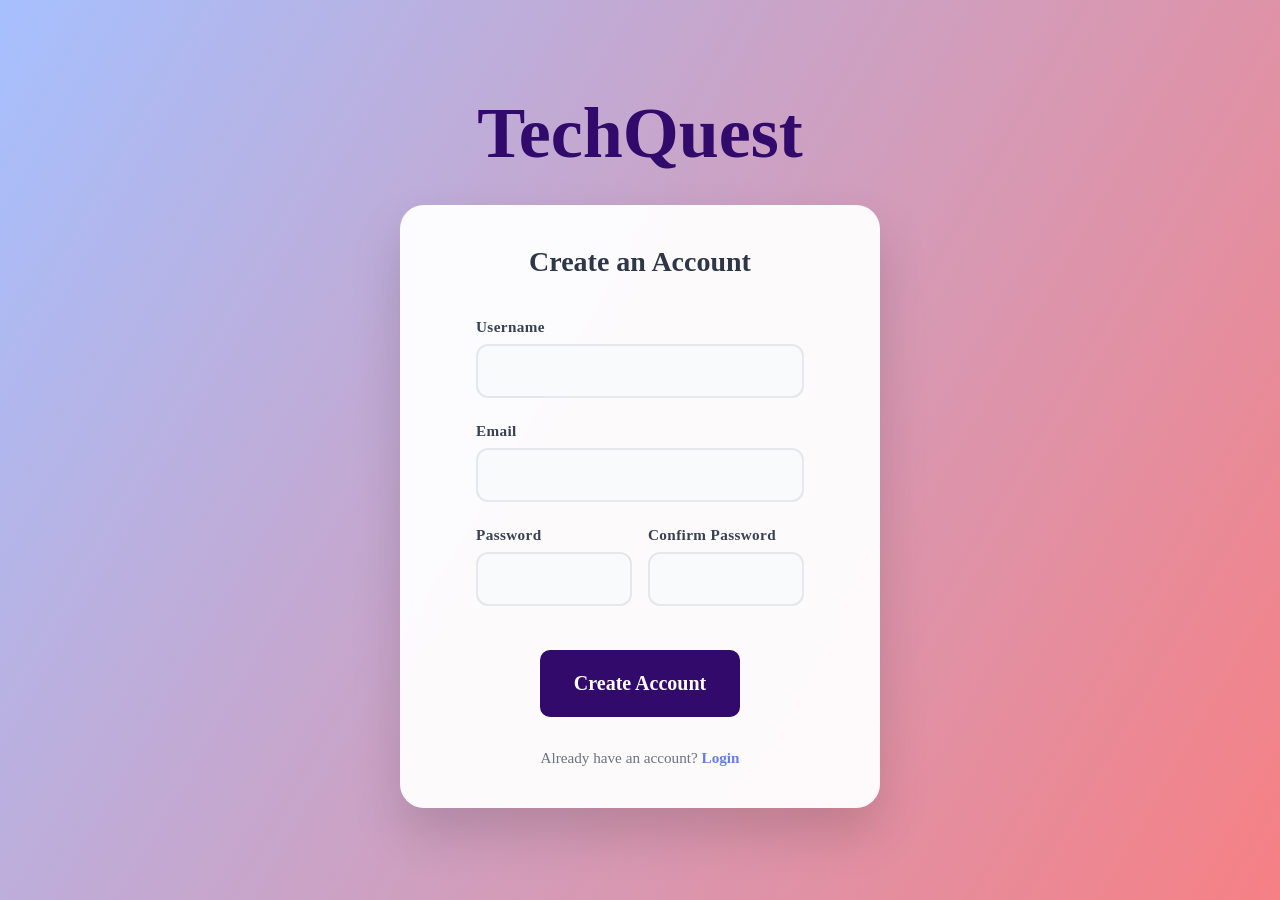
<file: TechQuest/main/templates/signup.html>
<!DOCTYPE html>
<html lang="en">

<head>
    <meta charset="UTF-8">
    <meta name="viewport" content="width=device-width, initial-scale=1.0">
    <title>Create Account - TechQuest</title>
    <link rel="stylesheet" href="../static/signup.css">
</head>

<body>
    <h1 class="title">TechQuest</h1>

    <div class="form-container">
        <h2 class="form-title">Create an Account</h2>

        <form>
            <div class="form-group">
                <label for="username">Username</label>
                <input type="text" id="username" name="username" required>
            </div>
            <div class="form-group">
                <label for="email">Email</label>
                <input type="email" id="email" name="email" required>
            </div>

            <div class="form-row">
                <div class="form-group">
                    <label for="password">Password</label>
                    <input type="password" id="password" name="password" required>
                </div>

                <div class="form-group">
                    <label for="confirm-password">Confirm Password</label>
                    <input type="password" id="confirm-password" name="confirm-password" required>
                </div>
            </div>

            <div class="password-requirements" id="password-requirements" style="display: none;">
                <h4>Password Requirements:</h4>
                <ul>
                    <li id="req-length">Must contain at least 8 characters</li>
                    <li id="req-personal">Can't be too similar to personal information</li>
                    <li id="req-common">Can't be a commonly used password</li>
                    <li id="req-numeric">Can't be entirely numeric</li>
                </ul>
            </div>
            <div class="button-wrapper">
                <button type="submit" id="submit-btn">Create Account</button>
            </div>
        </form>

        <div class="login-link">
            Already have an account? <a href="{% url 'login' %}">Login</a>
        </div>
    </div>
</body>

</html>
</file>
<file: css/styles.css>
/* ============================================================
   TechQuest — design system
   Indigo + Mint on warm paper. Fredoka / Plus Jakarta / JetBrains Mono.
   ============================================================ */

:root {
  /* palette */
  --indigo-600:#4F46E5;  --indigo-700:#4338CA;  --indigo-500:#6366F1;
  --mint-400:#34D399;    --mint-500:#10B981;     --mint-600:#059669;
  --sun:#FBBF24;         --coral:#FB7185;

  --paper:#FBF7EF;       --paper-2:#F4EFE4;
  --ink:#1F1B2E;         --slate:#6B6780;
  --line:rgba(31,27,46,.10);
  --cream:#E9E4FA;

  /* code surfaces */
  --code-bg:#1B1830;     --code-bg-2:#241F3A;     --code-text:#E9E5FF;

  /* type */
  --font-display:'Fredoka', system-ui, sans-serif;
  --font-body:'Plus Jakarta Sans', system-ui, -apple-system, sans-serif;
  --font-mono:'JetBrains Mono', ui-monospace, SFMono-Regular, monospace;

  /* radii */
  --r-sm:10px; --r-md:16px; --r-lg:22px; --r-xl:30px; --r-pill:999px;

  /* shadows */
  --shadow-sm:0 2px 10px rgba(31,27,46,.06);
  --shadow-md:0 10px 30px rgba(31,27,46,.10);
  --shadow-lg:0 24px 60px rgba(31,27,46,.16);
  --shadow-mint:0 10px 24px rgba(52,211,153,.35);
  --shadow-indigo:0 10px 24px rgba(79,70,229,.30);

  /* motion */
  --ease-bounce:cubic-bezier(.34,1.56,.64,1);
  --ease-out:cubic-bezier(.16,1,.3,1);
}

* { box-sizing:border-box; }
html { scroll-behavior:smooth; }
body {
  margin:0;
  font-family:var(--font-body);
  color:var(--ink);
  background:var(--paper);
  line-height:1.6;
  -webkit-font-smoothing:antialiased;
  overflow-x:hidden;
}
/* warm ambient wash */
body::before {
  content:""; position:fixed; inset:0; z-index:-1; pointer-events:none;
  background:
    radial-gradient(60vw 50vh at 85% -5%, rgba(79,70,229,.07), transparent 60%),
    radial-gradient(50vw 40vh at -5% 15%, rgba(52,211,153,.08), transparent 60%);
}
img,svg { max-width:100%; }
a { color:var(--indigo-600); text-decoration:none; }
ul { margin:0; padding:0; }

h1,h2,h3,h4,h5 { font-family:var(--font-display); font-weight:600; line-height:1.12; margin:0; color:var(--ink); letter-spacing:-.01em; }
h1 { font-size:clamp(2.4rem,6vw,4rem); }
h2 { font-size:clamp(1.9rem,4vw,2.7rem); }
h3 { font-size:1.25rem; }
p { margin:0 0 1rem; }
em { font-style:normal; color:var(--indigo-600); }
code {
  font-family:var(--font-mono); font-size:.9em;
  background:var(--cream); color:var(--indigo-700);
  padding:.12em .4em; border-radius:6px;
}
:focus-visible { outline:3px solid var(--indigo-500); outline-offset:2px; border-radius:4px; }

.container { width:min(1160px, calc(100% - 44px)); margin-inline:auto; }
section { padding:64px 0; }

/* ===== NAV ===================================================== */
.nav-wrap { position:fixed; top:0; left:0; right:0; z-index:60; padding:16px 0; transition:padding .3s var(--ease-out); }
.nav {
  width:min(1112px, calc(100% - 44px)); margin-inline:auto;
  display:flex; align-items:center; gap:18px;
  padding:9px 12px 9px 18px;
  background:rgba(255,255,255,.82); backdrop-filter:blur(14px); -webkit-backdrop-filter:blur(14px);
  border:1px solid rgba(255,255,255,.6);
  border-radius:var(--r-pill);
  box-shadow:0 8px 30px rgba(31,27,46,.08);
  transition:box-shadow .3s var(--ease-out), transform .3s var(--ease-out);
}
.nav-wrap.scrolled .nav { box-shadow:0 14px 40px rgba(31,27,46,.16); }
.brand { display:inline-flex; align-items:center; gap:9px; font-family:var(--font-display); font-weight:700; font-size:1.25rem; color:var(--ink); }
.brand b { font-weight:700; color:var(--indigo-600); }
.brand .spark { color:var(--mint-500); }
.logo { width:34px; height:34px; border-radius:10px; display:grid; place-items:center; background:linear-gradient(135deg,var(--indigo-600),var(--indigo-500)); box-shadow:var(--shadow-indigo); }
.logo svg { width:20px; height:20px; }
.nav-links { display:flex; gap:4px; list-style:none; margin-left:8px; }
.nav-links a { display:block; padding:8px 14px; border-radius:var(--r-pill); color:var(--slate); font-weight:600; font-size:.95rem; transition:color .2s, background .2s; }
.nav-links a:hover { color:var(--ink); background:rgba(79,70,229,.07); }
.nav-links a.active { color:var(--indigo-700); background:rgba(79,70,229,.12); }
.nav-cta { margin-left:auto; display:flex; align-items:center; gap:10px; }

.hamburger { display:none; flex-direction:column; gap:5px; width:42px; height:42px; border:none; background:rgba(79,70,229,.08); border-radius:12px; cursor:pointer; align-items:center; justify-content:center; }
.hamburger span { width:18px; height:2px; background:var(--ink); border-radius:2px; transition:transform .3s var(--ease-out), opacity .2s; }
.hamburger.open span:nth-child(1){ transform:translateY(7px) rotate(45deg); }
.hamburger.open span:nth-child(2){ opacity:0; }
.hamburger.open span:nth-child(3){ transform:translateY(-7px) rotate(-45deg); }

.overlay { position:fixed; inset:0; background:rgba(20,17,40,.45); backdrop-filter:blur(2px); opacity:0; visibility:hidden; transition:.3s; z-index:70; }
.overlay.open { opacity:1; visibility:visible; }
.mobile-menu {
  position:fixed; top:0; right:0; height:100%; width:min(320px,84vw); z-index:80;
  background:#fff; box-shadow:var(--shadow-lg); padding:88px 22px 22px;
  display:flex; flex-direction:column; gap:6px;
  transform:translateX(105%); transition:transform .35s var(--ease-out);
}
.mobile-menu.open { transform:translateX(0); }
.mobile-menu a { padding:12px 14px; border-radius:14px; color:var(--ink); font-family:var(--font-display); font-weight:500; }
.mobile-menu a:hover { background:rgba(79,70,229,.08); }
.mobile-menu a.active { color:var(--indigo-700); background:rgba(79,70,229,.12); }
.mobile-menu .btn { margin-top:10px; justify-content:center; }

/* ===== BUTTONS ================================================ */
.btn {
  display:inline-flex; align-items:center; gap:8px; cursor:pointer; border:none;
  font-family:var(--font-display); font-weight:500; font-size:.98rem;
  padding:11px 20px; border-radius:var(--r-pill);
  transition:transform .25s var(--ease-bounce), box-shadow .25s, background .2s, color .2s;
  white-space:nowrap;
}
.btn svg { width:18px; height:18px; }
.btn-sm { padding:8px 15px; font-size:.9rem; }
.btn-lg { padding:14px 26px; font-size:1.05rem; }
.btn-primary { background:var(--indigo-600); color:#fff; box-shadow:var(--shadow-indigo); }
.btn-primary:hover { background:var(--indigo-700); transform:translateY(-2px); }
.btn-mint { background:var(--mint-400); color:#053d2b; box-shadow:var(--shadow-mint); }
.btn-mint:hover { background:var(--mint-500); color:#04321f; transform:translateY(-2px); }
.btn-ghost { background:#fff; color:var(--ink); border:1px solid var(--line); box-shadow:var(--shadow-sm); }
.btn-ghost:hover { transform:translateY(-2px); border-color:rgba(79,70,229,.4); }
.btn:disabled { opacity:.55; cursor:not-allowed; transform:none; }

/* ===== SHARED SECTION BITS ==================================== */
.page { padding-top:104px; }
.eyebrow { display:inline-flex; align-items:center; gap:8px; font-family:var(--font-display); font-weight:600; font-size:.82rem; letter-spacing:.06em; text-transform:uppercase; color:var(--indigo-600); margin-bottom:14px; }
.eyebrow .dot { width:8px; height:8px; border-radius:50%; background:var(--mint-400); box-shadow:0 0 0 4px rgba(52,211,153,.2); animation:dotPulse 2.4s infinite; }
@keyframes dotPulse { 0%,100%{transform:scale(1)} 50%{transform:scale(1.4)} }
.section-head { margin-bottom:34px; max-width:680px; }
.section-head.center { margin-inline:auto; text-align:center; }
.section-head p { color:var(--slate); font-size:1.05rem; }
.lead { font-size:1.18rem; color:var(--slate); line-height:1.6; }

/* ===== GRID =================================================== */
.grid { display:grid; gap:22px; }
.grid-2 { grid-template-columns:repeat(2,1fr); }
.grid-3 { grid-template-columns:repeat(3,1fr); }
.grid-4 { grid-template-columns:repeat(4,1fr); }

/* ===== CARD =================================================== */
.card {
  background:#fff; border:1px solid var(--line); border-radius:var(--r-lg);
  padding:24px; box-shadow:var(--shadow-sm);
  transition:transform .3s var(--ease-out), box-shadow .3s;
}
.card:hover { transform:translateY(-4px); box-shadow:var(--shadow-md); }
.card p { color:var(--slate); margin-bottom:0; }
.card h3 { margin-bottom:6px; }

.ico { width:50px; height:50px; border-radius:14px; display:grid; place-items:center; margin-bottom:14px; font-family:var(--font-display); font-weight:600; font-size:1.3rem; }
.ico svg { width:24px; height:24px; }
.ico-indigo { background:rgba(79,70,229,.12); color:var(--indigo-600); }
.ico-mint   { background:rgba(52,211,153,.16); color:var(--mint-600); }
.ico-sun    { background:rgba(251,191,36,.18); color:#B45309; }
.ico-coral  { background:rgba(251,113,133,.16); color:#E11D48; }

/* ===== HERO =================================================== */
.hero { padding-top:128px; padding-bottom:64px; }
.hero-grid { display:grid; grid-template-columns:1.05fr .95fr; gap:48px; align-items:center; }
.hero h1 { margin-bottom:18px; }
.grad { background:linear-gradient(120deg,var(--indigo-600),var(--mint-500)); -webkit-background-clip:text; background-clip:text; color:transparent; }
.hero-actions { display:flex; gap:14px; flex-wrap:wrap; margin:26px 0 0; }
.hero-stats { display:flex; gap:34px; margin-top:34px; flex-wrap:wrap; }
.stat b { display:block; font-family:var(--font-display); font-weight:700; font-size:2.1rem; color:var(--indigo-600); line-height:1; }
.stat span { font-size:.9rem; color:var(--slate); }

.hero-visual { position:relative; }
.float-card { background:var(--code-bg); border-radius:var(--r-lg); box-shadow:var(--shadow-lg); padding:18px 18px 22px; }
.float-card .dots { display:flex; gap:7px; margin-bottom:14px; }
.float-card .dots i { width:11px; height:11px; border-radius:50%; background:#46415f; }
.float-card .dots i:nth-child(1){ background:#ff5f56; } .float-card .dots i:nth-child(2){ background:#ffbd2e; } .float-card .dots i:nth-child(3){ background:#27c93f; }
.code-line { margin:0; font-family:var(--font-mono); font-size:.86rem; line-height:1.75; color:var(--code-text); white-space:pre; overflow-x:auto; }
.code-line .com { color:#8b86b8; } .code-line .kw { color:#ff9ecb; } .code-line .fn { color:#7dd3fc; }
.code-line .str { color:#a7f3d0; } .code-line .num { color:#fbbf24; }
.badge-float { position:absolute; display:inline-flex; align-items:center; gap:8px; background:#fff; padding:9px 14px; border-radius:var(--r-pill); box-shadow:var(--shadow-md); font-family:var(--font-display); font-weight:500; font-size:.88rem; }
.badge-float .ico { width:26px; height:26px; border-radius:8px; margin:0; display:grid; place-items:center; }
.badge-float.b1 { top:-18px; right:18px; animation:floaty 4s ease-in-out infinite; }
.badge-float.b2 { bottom:-16px; left:-14px; animation:floaty 4s ease-in-out infinite .8s; }
@keyframes floaty { 0%,100%{transform:translateY(0)} 50%{transform:translateY(-9px)} }

/* ===== COURSE CARDS =========================================== */
.course-card { padding:0; overflow:hidden; display:flex; flex-direction:column; }
.course-card .top { padding:0; }
.cover { height:104px; display:grid; place-items:center; }
.cover svg { width:46px; height:46px; color:#fff; }
.cover-python { background:linear-gradient(135deg,var(--indigo-600),var(--indigo-500)); }
.cover-ai { background:linear-gradient(135deg,var(--mint-500),#22c1a4); }
.course-card .body { padding:20px 22px 22px; display:flex; flex-direction:column; flex:1; }
.tag { display:inline-flex; align-items:center; font-family:var(--font-display); font-weight:600; font-size:.74rem; letter-spacing:.03em; text-transform:uppercase; padding:4px 10px; border-radius:var(--r-pill); }
.tag-py { background:rgba(79,70,229,.12); color:var(--indigo-700); }
.tag-ai { background:rgba(52,211,153,.16); color:var(--mint-600); }
.tag-level { background:var(--paper-2); color:var(--slate); }
.course-meta { display:flex; gap:14px; flex-wrap:wrap; font-size:.85rem; color:var(--slate); margin:12px 0 16px; }
.progress { height:8px; border-radius:var(--r-pill); background:var(--paper-2); overflow:hidden; margin:6px 0 16px; }
.progress i { display:block; height:100%; border-radius:var(--r-pill); background:linear-gradient(90deg,var(--indigo-600),var(--mint-400)); transition:width .8s var(--ease-out); }
.course-card .btn { margin-top:auto; align-self:flex-start; }

/* ===== SPOTLIGHT (dark) ======================================= */
.spotlight, .cta-band {
  position:relative; overflow:hidden; color:#fff; border-radius:var(--r-xl);
  background:radial-gradient(120% 140% at 0% 0%, var(--indigo-500), var(--indigo-700) 60%, #2e2766);
  box-shadow:var(--shadow-lg);
}
.spotlight::after, .cta-band::after {
  content:""; position:absolute; width:340px; height:340px; right:-80px; bottom:-120px;
  background:radial-gradient(circle, rgba(52,211,153,.4), transparent 70%); pointer-events:none;
}
.spotlight { padding:44px; }
.spotlight h2 { color:#fff; }
.spotlight .eyebrow { color:#c9c3f4; }
.spotlight .eyebrow .dot { background:var(--mint-400); }
.spotlight p { color:#cfc9f0; }
.spotlight-grid { display:grid; grid-template-columns:1.1fr .9fr; gap:38px; align-items:center; position:relative; z-index:1; }
.bullets { list-style:none; }

.cta-band { padding:52px; text-align:center; }
.cta-band h2 { color:#fff; margin-bottom:10px; }
.cta-band p { color:#cfc9f0; max-width:560px; margin:0 auto 24px; }
.cta-band .hero-actions { justify-content:center; }

/* ===== CHIPS / FILTERS ======================================== */
.chips { display:flex; gap:10px; flex-wrap:wrap; }
.chip {
  cursor:pointer; border:1px solid var(--line); background:#fff; color:var(--slate);
  font-family:var(--font-display); font-weight:500; font-size:.92rem;
  padding:8px 16px; border-radius:var(--r-pill); transition:.2s;
}
.chip:hover { border-color:rgba(79,70,229,.4); color:var(--ink); }
.chip.active { background:var(--indigo-600); color:#fff; border-color:var(--indigo-600); box-shadow:var(--shadow-indigo); }

/* ===== FOOTER ================================================= */
.footer { background:#181433; color:#cfc9f0; padding:56px 0 28px; margin-top:24px; }
.footer .brand { color:#fff; margin-bottom:12px; }
.footer .brand b { color:var(--mint-400); }
.footer p { color:#a8a2cf; max-width:280px; }
.footer-grid { display:grid; grid-template-columns:1.6fr 1fr 1fr 1fr; gap:30px; }
.footer h5 { color:#fff; font-size:.82rem; letter-spacing:.08em; text-transform:uppercase; margin-bottom:14px; }
.footer ul { list-style:none; display:flex; flex-direction:column; gap:9px; }
.footer ul a { color:#a8a2cf; font-size:.94rem; }
.footer ul a:hover { color:#fff; }
.footer-bottom { display:flex; justify-content:space-between; gap:14px; flex-wrap:wrap; margin-top:40px; padding-top:20px; border-top:1px solid rgba(255,255,255,.1); font-size:.85rem; color:#8b86b8; }

/* ===== REVEAL ================================================= */
.reveal { opacity:0; transform:translateY(22px); transition:opacity .7s var(--ease-out), transform .7s var(--ease-out); }
.reveal.in { opacity:1; transform:none; }
.reveal.d1 { transition-delay:.1s; } .reveal.d2 { transition-delay:.2s; } .reveal.d3 { transition-delay:.3s; }

/* ===== TUTORIAL =============================================== */
.tut-layout { display:grid; grid-template-columns:248px 1fr; gap:40px; padding-top:104px; }
.tut-side { position:sticky; top:104px; align-self:start; background:#fff; border:1px solid var(--line); border-radius:var(--r-lg); padding:20px; box-shadow:var(--shadow-sm); max-height:calc(100vh - 130px); overflow:auto; }
.tut-side h4 { font-size:.8rem; letter-spacing:.06em; text-transform:uppercase; color:var(--slate); margin:18px 0 8px; }
.tut-side h4:first-child { margin-top:0; }
.tut-side a { display:block; padding:7px 12px; border-radius:10px; color:var(--slate); font-size:.92rem; font-weight:500; }
.tut-side a:hover { background:rgba(79,70,229,.07); color:var(--ink); }
.tut-side a.active { background:rgba(79,70,229,.12); color:var(--indigo-700); }
.tut-content { max-width:760px; }
.tut-content h1 { margin:8px 0 12px; }
.tut-content h2 { margin:38px 0 10px; font-size:1.6rem; }
.tut-content > p { color:var(--slate); }
.note { background:#fff; border:1px solid var(--line); border-left:4px solid var(--indigo-500); border-radius:14px; padding:14px 18px; margin:16px 0; color:var(--ink); box-shadow:var(--shadow-sm); }
.note.tip { border-left-color:var(--mint-500); background:rgba(52,211,153,.06); }
.example { border:1px solid var(--line); border-radius:var(--r-md); overflow:hidden; margin:16px 0 24px; box-shadow:var(--shadow-sm); background:var(--code-bg); }
.ex-head { display:flex; align-items:center; justify-content:space-between; padding:10px 14px; background:var(--code-bg-2); color:#cfc9f0; font-family:var(--font-mono); font-size:.86rem; }
.editor { width:100%; border:none; background:transparent; color:var(--code-text); font-family:var(--font-mono); font-size:.92rem; line-height:1.7; padding:16px; resize:vertical; min-height:120px; tab-size:4; display:block; }
.editor:focus { outline:none; }
.ex-output { display:none; font-family:var(--font-mono); font-size:.88rem; white-space:pre-wrap; padding:14px 16px; background:#13101f; color:#a7f3d0; border-top:1px solid rgba(255,255,255,.07); }
.ex-output.show { display:block; }
.ex-output .err { color:#fda4af; } .ex-output .muted, .muted { color:#7c78a8; }
.err { color:#e11d48; }

/* ===== EXERCISES ============================================== */
#exGrid { grid-template-columns:repeat(2,1fr); }
.ex-item { display:flex; flex-direction:column; gap:12px; }
.ex-item .ex-row { display:flex; align-items:center; justify-content:space-between; gap:10px; }
.ex-status { font-family:var(--font-display); font-weight:600; font-size:.74rem; text-transform:uppercase; letter-spacing:.04em; padding:4px 10px; border-radius:var(--r-pill); background:var(--paper-2); color:var(--slate); }
.ex-status.solved { background:rgba(52,211,153,.16); color:var(--mint-600); }
.ex-item .ex-code { width:100%; background:var(--code-bg); color:var(--code-text); font-family:var(--font-mono); font-size:.88rem; line-height:1.65; padding:14px; border:1px solid var(--line); border-radius:var(--r-md); resize:vertical; min-height:130px; tab-size:4; }
.ex-item .ex-code:focus { outline:2px solid var(--indigo-500); }
.ex-actions { display:flex; gap:8px; flex-wrap:wrap; }
.ex-out { display:none; font-family:var(--font-mono); font-size:.86rem; white-space:pre-wrap; padding:12px 14px; border-radius:var(--r-md); background:#13101f; color:#a7f3d0; }
.ex-out.show { display:block; }
.ex-out.ok { box-shadow:inset 0 0 0 1.5px rgba(52,211,153,.5); }
.ex-out.no { box-shadow:inset 0 0 0 1.5px rgba(251,113,133,.5); }
.ex-note { background:rgba(251,191,36,.1); border:1px solid rgba(251,191,36,.4); border-radius:12px; padding:10px 14px; font-size:.9rem; color:#92400e; }

/* ===== QUIZ =================================================== */
.quiz-card { max-width:620px; margin-inline:auto; }
.q-progress { display:flex; align-items:center; gap:14px; margin-bottom:22px; }
.q-bar { flex:1; height:9px; border-radius:var(--r-pill); background:var(--paper-2); overflow:hidden; }
.q-bar i { display:block; height:100%; background:linear-gradient(90deg,var(--indigo-600),var(--mint-400)); border-radius:var(--r-pill); transition:width .4s var(--ease-out); }
.q-count { font-family:var(--font-display); font-weight:600; color:var(--slate); font-size:.9rem; }
.q-text { font-family:var(--font-display); font-weight:600; font-size:1.3rem; margin-bottom:18px; }
.options { display:grid; gap:11px; }
.option { text-align:left; cursor:pointer; border:1.5px solid var(--line); background:#fff; border-radius:var(--r-md); padding:14px 16px; font-family:var(--font-body); font-weight:500; font-size:1rem; color:var(--ink); transition:.18s; }
.option:hover:not(:disabled) { border-color:var(--indigo-500); background:rgba(79,70,229,.04); }
.option:disabled { cursor:default; }
.option.correct { border-color:var(--mint-500); background:rgba(52,211,153,.12); color:var(--mint-600); }
.option.wrong { border-color:var(--coral); background:rgba(251,113,133,.12); color:#e11d48; }
.q-feedback { margin-top:16px; font-weight:600; min-height:1.4em; }
.q-feedback.ok { color:var(--mint-600); }
.q-feedback.no { color:#e11d48; }
.q-feedback small { display:block; font-weight:500; color:var(--slate); margin-top:4px; }
.score-ring { position:relative; width:160px; height:160px; margin:0 auto 18px; }
.score-ring svg { transform:rotate(-90deg); }
.score-ring #ringFill { transition:stroke-dashoffset 1.1s var(--ease-out); }
.score-ring .num { position:absolute; inset:0; display:grid; place-items:center; font-family:var(--font-display); font-weight:700; font-size:2.2rem; color:var(--indigo-600); }
.quiz-card [data-topic] { transition:transform .25s var(--ease-out); }

/* ===== RESPONSIVE ============================================= */
@media (max-width:980px){
  .grid-3, .grid-4 { grid-template-columns:repeat(2,1fr); }
  .hero-grid, .spotlight-grid { grid-template-columns:1fr; }
  .hero-visual { order:-1; max-width:520px; }
  .tut-layout { grid-template-columns:1fr; }
  .tut-side { position:static; max-height:none; }
  .footer-grid { grid-template-columns:1fr 1fr; }
  #exGrid { grid-template-columns:1fr; }
}
@media (max-width:760px){
  .nav-links { display:none; }
  .hamburger { display:flex; }
  .menu-cta { display:none; }
  .grid-2, .grid-3, .grid-4 { grid-template-columns:1fr; }
  .hero-stats { gap:22px; }
  .spotlight, .cta-band { padding:30px; }
  .footer-grid { grid-template-columns:1fr; }
  .footer-bottom { flex-direction:column; }
}

@media (prefers-reduced-motion:reduce){
  *, *::before, *::after { animation-duration:.01ms !important; transition-duration:.01ms !important; scroll-behavior:auto !important; }
  .reveal { opacity:1; transform:none; }
}
</file>
<file: TechQuest/main/static/signup.css>
* {
     margin: 0;
     padding: 0;
     box-sizing: border-box;
 }

 body {
     background: linear-gradient(120deg, #a6c0fe, #f68084);
     min-height: 100vh;
     display: flex;
     flex-direction: column;
     align-items: center;
     justify-content: center;
     font-family: 'Times New Roman', Times, serif;
     margin: 0;
     padding: 20px;
 }

 .title {
     font-size: 72px;
     font-weight: 900;
     color: #320A6B;
     margin-bottom: 30px;
     margin-top: 0;
     text-align: center;
     animation: popBounce 1.2s ease-in-out forwards;
 }

 .form-container {
     background: rgba(255, 255, 255, 0.95);
     backdrop-filter: blur(15px);
     padding-left: 75px;
     padding-right: 75px;
     padding-top: 40px;
     padding-bottom: 40px;
     border-radius: 24px;
     box-shadow: 0 25px 50px rgba(0, 0, 0, 0.15);
     width: 100%;
     max-width: 480px;
     border: 1px solid rgba(255, 255, 255, 0.2);

 }

 .form-title {
     font-size: 1.75rem;
     font-weight: 600;
     color: #2d3748;
     text-align: center;
     margin-bottom: 2.5rem;
 }

 .form-group {
     margin-bottom: 1.5rem;
 }

 .form-row {
     display: grid;
     grid-template-columns: 1fr 1fr;
     gap: 1rem;
 }

 label {
     display: block;
     font-weight: 600;
     color: #374151;
     margin-bottom: 0.5rem;
     font-size: 0.95rem;
     letter-spacing: 0.025em;
 }

 input[type="text"],
 input[type="password"],
 input[type="email"] {
     width: 100%;
     padding: 1rem 1.25rem;
     border: 2px solid #e5e7eb;
     border-radius: 12px;
     font-size: 1rem;
     font-family: inherit;
     background-color: #f9fafb;
     transition: all 0.3s ease;
     outline: none;
 }

 input[type="text"]:focus,
 input[type='email']:focus,
 input[type="password"]:focus {
     border-color: #667eea;
     background-color: white;
     box-shadow: 0 0 0 4px rgba(102, 126, 234, 0.1);
     transform: translateY(-1px);
 }

 input[type="text"]:hover:not(:focus),
 input[type='email']:hover:not(:focus),
 input[type="password"]:hover:not(:focus) {
     border-color: #d1d5db;
     background-color: white;
 }



 .password-requirements {
     margin-top: 1rem;
     padding: 1rem;
     background-color: #fef2f2;
     border-radius: 8px;
     border-left: 4px solid #ef4444;
     animation: slideDown 0.3s ease-out;
 }

 .password-requirements.success {
     background-color: #f0f9ff;
     border-left-color: #10b981;
 }

 .password-requirements h4 {
     font-size: 0.9rem;
     font-weight: 600;
     color: #374151;
     margin-bottom: 0.5rem;
 }

 .password-requirements ul {
     list-style: none;
     padding: 0;
 }

 .password-requirements li {
     font-size: 0.85rem;
     color: #6b7280;
     margin-bottom: 0.25rem;
     padding-left: 1.5rem;
     position: relative;
     line-height: 1.4;
     transition: color 0.3s ease;
 }

 .password-requirements li::before {
     content: "✗";
     position: absolute;
     left: 0;
     color: #ef4444;
     font-weight: 600;
     transition: all 0.3s ease;
 }

 .password-requirements li.valid::before {
     content: "✓";
     color: #10b981;
 }

 .password-requirements li.valid {
     color: #10b981;
 }

 .button-wrapper {
     display: flex;
     justify-content: center;
     /* Center horizontally */
     align-items: center;
     /* Center vertically */
     margin-top: 20px;
     /* Optional spacing */
 }

 #submit-btn {
     font-family: 'Times New Roman', Times, serif;
     width: 200px;
     padding: 20px;
     background-color: #320A6B;
     color: white;
     border: 2px solid #320A6B;
     border-radius: 10px;
     font-size: 20px;
     cursor: pointer;
     font-weight: 600;
     transition: all 0.4s ease;
     animation: fadeInUp 0.8s ease-out 0.2s both;
     align-items: center;
     justify-content: center;
 }

 #submit-btn:hover {
     background-color: #a6c0fe;
     color: #3a0c7b;
     border-color: #D6C3FF;
     font-weight: 900 bolder !important;
 }

 #submit-btn::before {
     content: "";
     position: absolute;
     top: 0;
     left: 0;
     width: 0%;
     height: 100%;
     background-color: #D6C3FF;
     z-index: -1;
     transition: width 0.4s ease-in-out;
 }

 #submit-btn:hover::before {
     width: 100%;
 }

 #submit-btn:hover {
     color: #320A6B;
     border: 2px solid #320A6B;
 }

 #submit-btn:active {
     transform: translateY(0);
 }

 .login-link {
     text-align: center;
     margin-top: 2rem;
     color: #6b7280;
     font-size: 0.95rem;
 }

 .login-link a {
     color: #667eea;
     text-decoration: none;
     font-weight: 600;
     position: relative;
     transition: color 0.3s ease;
 }

 .login-link a::after {
     content: '';
     position: absolute;
     width: 0;
     height: 2px;
     bottom: -2px;
     left: 0;
     background-color: #667eea;
     transition: width 0.3s ease;
 }

 .login-link a:hover::after {
     width: 100%;
 }

 .login-link a:hover {
     color: #5a67d8;
 }

 @keyframes fadeInDown {
     from {
         opacity: 0;
         transform: translateY(-30px);
     }

     to {
         opacity: 1;
         transform: translateY(0);
     }
 }

 @keyframes fadeInUp {
     from {
         opacity: 0;
         transform: translateY(30px);
     }

     to {
         opacity: 1;
         transform: translateY(0);
     }
 }

 @keyframes slideDown {
     from {
         opacity: 0;
         transform: translateY(-10px);
         max-height: 0;
     }

     to {
         opacity: 1;
         transform: translateY(0);
         max-height: 200px;
     }
 }

 @media (max-width: 768px) {
     .title {
         font-size: 3rem;
         margin-bottom: 1.5rem;
     }

     .form-container {
         padding: 2rem 1.5rem;
         margin: 1rem;
     }

     .form-row {
         grid-template-columns: 1fr;
         gap: 1.5rem;
     }

     input[type="text"],
     input[type="password"] {
         padding: 0.875rem 1rem;
     }
 }

 @media (max-width: 480px) {
     .title {
         font-size: 2.5rem;
     }

     .form-container {
         padding: 1.5rem 1rem;
     }

     .form-title {
         font-size: 1.5rem;
     }
 }

 /* Animations */
 @keyframes slideUp {
     from {
         transform: translateY(40px);
         opacity: 0;
     }

     to {
         transform: translateY(0);
         opacity: 1;
     }
 }

 @keyframes fadeSlide {
     from {
         opacity: 0;
         transform: translateY(-20px);
     }

     to {
         opacity: 1;
         transform: translateY(0);
     }
 }

 @keyframes popBounce {
     0% {
         transform: scale(0.4);
         opacity: 0;
     }

     60% {
         transform: scale(1.1);
         opacity: 1;
     }

     100% {
         transform: scale(1);
     }
 }
</file>
